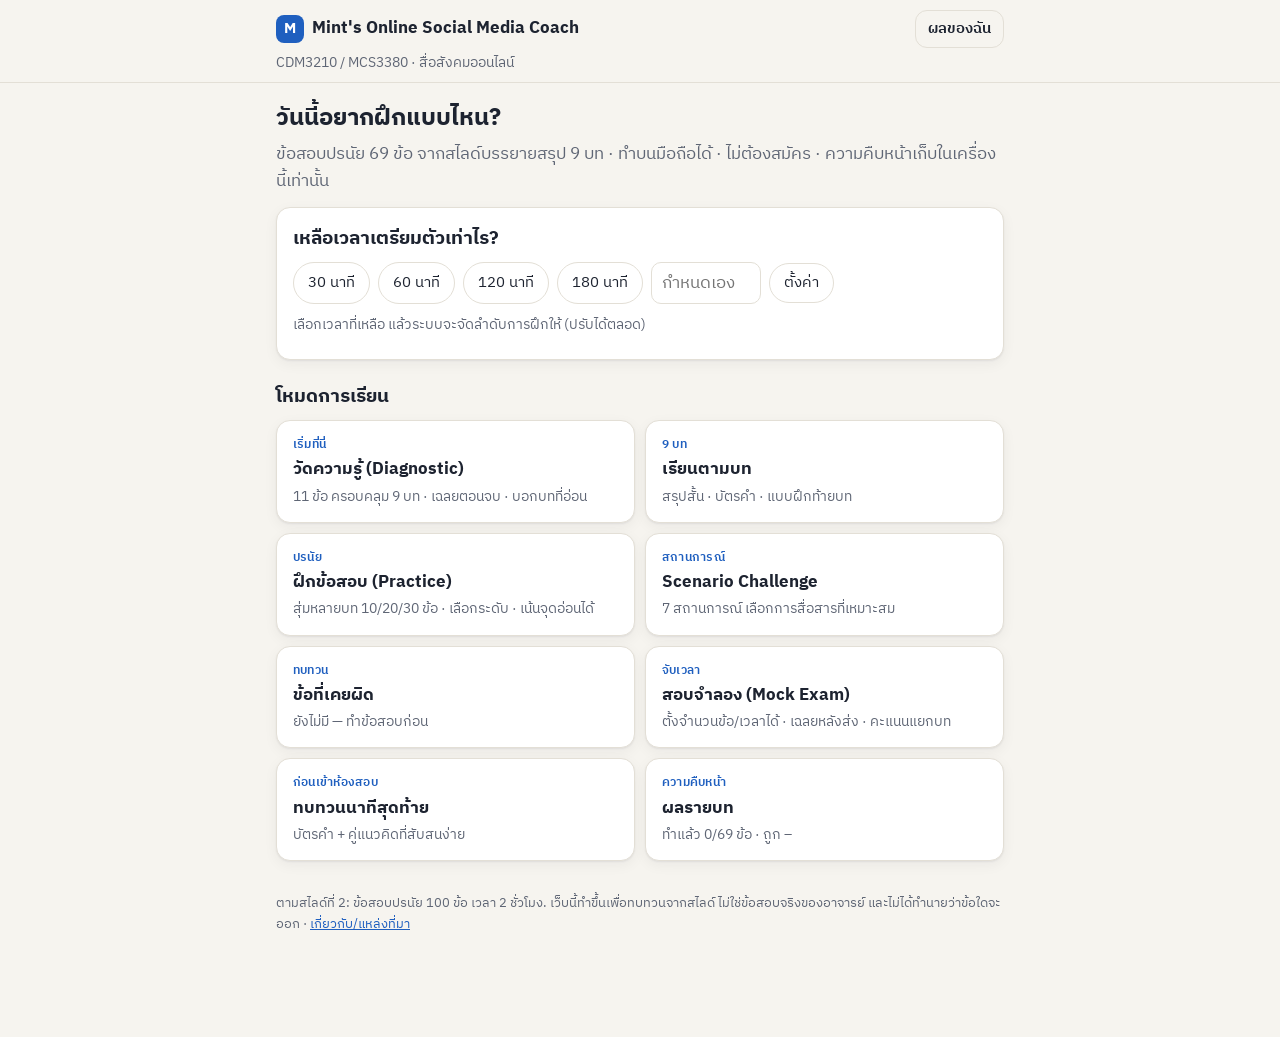
<file: index.html>
<!doctype html>
<html lang="th">
<head>
<meta charset="utf-8">
<meta name="viewport" content="width=device-width, initial-scale=1, viewport-fit=cover">
<title>Mint's Online Social Media Coach</title>
<meta name="description" content="ติวข้อสอบปรนัย CDM3210/MCS3380 สื่อสังคมออนไลน์ บทที่ 1–9 แบบ Interactive ไม่ต้องสมัคร">
<meta name="theme-color" content="#1f5fbf">
<link rel="preconnect" href="https://fonts.googleapis.com"><link rel="preconnect" href="https://fonts.gstatic.com" crossorigin>
<link href="https://fonts.googleapis.com/css2?family=IBM+Plex+Sans+Thai:wght@400;600;700&display=swap" rel="stylesheet">
<link rel="icon" href="data:image/svg+xml,%3Csvg xmlns='http://www.w3.org/2000/svg' viewBox='0 0 32 32'%3E%3Crect width='32' height='32' rx='8' fill='%231f5fbf'/%3E%3Ctext x='16' y='22' font-size='16' text-anchor='middle' fill='white' font-family='sans-serif' font-weight='700'%3EM%3C/text%3E%3C/svg%3E">
<style>:root{
  --bg:#f6f4ef; --surface:#ffffff; --ink:#1d2330; --muted:#5f6675; --line:#e3dfd6;
  --brand:#1f5fbf; --brand-ink:#ffffff; --brand-soft:#e6eefb;
  --ok:#1f7a4d; --ok-soft:#e5f4ec; --bad:#b4232c; --bad-soft:#fbe9ea; --warn:#9a6400; --warn-soft:#fdf3dc;
  --focus:#2554c7; --radius:14px; --shadow:0 1px 2px rgba(20,20,30,.06),0 4px 14px rgba(20,20,30,.05);
}
@media (prefers-color-scheme: dark){
  :root:not([data-theme="light"]){
    --bg:#15171c; --surface:#1e2128; --ink:#eceef2; --muted:#a3a9b6; --line:#2e323b;
    --brand:#6ea0f0; --brand-ink:#14171d; --brand-soft:#1f2a3d;
    --ok:#4cc38a; --ok-soft:#1a3326; --bad:#ef6b72; --bad-soft:#3a2023; --warn:#e3b04b; --warn-soft:#3a3020; --focus:#7aa2ff;
  }
}
:root[data-theme="dark"]{
  --bg:#15171c; --surface:#1e2128; --ink:#eceef2; --muted:#a3a9b6; --line:#2e323b;
  --brand:#6ea0f0; --brand-ink:#14171d; --brand-soft:#1f2a3d;
  --ok:#4cc38a; --ok-soft:#1a3326; --bad:#ef6b72; --bad-soft:#3a2023; --warn:#e3b04b; --warn-soft:#3a3020; --focus:#7aa2ff;
}
*{box-sizing:border-box}
html{-webkit-text-size-adjust:100%}
body{margin:0;background:var(--bg);color:var(--ink);font-family:"IBM Plex Sans Thai","Noto Sans Thai","Sarabun",system-ui,-apple-system,"Segoe UI",sans-serif;font-size:17px;line-height:1.6;overflow-wrap:anywhere}
a{color:var(--brand)}
.wrap{max-width:760px;margin:0 auto;padding:0 16px 96px}
header.top{position:sticky;top:0;z-index:5;background:var(--bg);border-bottom:1px solid var(--line)}
header.top .wrap{display:flex;align-items:center;gap:10px;padding-top:10px;padding-bottom:10px}
.logo{font-weight:700;font-size:17px;text-decoration:none;color:var(--ink);display:flex;align-items:center;gap:8px;min-width:0}
.logo .dot{width:28px;height:28px;border-radius:8px;background:var(--brand);color:var(--brand-ink);display:grid;place-items:center;font-size:15px;flex:none}
.logo span.t{white-space:nowrap;overflow:hidden;text-overflow:ellipsis}
.spacer{flex:1}
h1{font-size:24px;line-height:1.3;margin:20px 0 6px}
h2{font-size:19px;margin:22px 0 8px}
h3{font-size:17px;margin:14px 0 6px}
p{margin:6px 0}
.muted{color:var(--muted)}
.small{font-size:14px}
.card{background:var(--surface);border:1px solid var(--line);border-radius:var(--radius);padding:16px;box-shadow:var(--shadow);margin:12px 0}
.grid{display:grid;gap:10px;grid-template-columns:repeat(2,minmax(0,1fr))}
@media (max-width:520px){.grid{grid-template-columns:1fr}}
.mode{display:flex;flex-direction:column;align-items:flex-start;gap:2px;text-align:left;width:100%;cursor:pointer;background:var(--surface);border:1px solid var(--line);border-radius:var(--radius);padding:14px 16px;color:var(--ink);font:inherit;box-shadow:var(--shadow)}
.mode:hover{border-color:var(--brand)}
.mode b{font-size:17px}
.mode .muted{font-size:14px}
.mode .tag{font-size:12px;color:var(--brand);font-weight:600;letter-spacing:.02em}
.btn{display:inline-flex;align-items:center;justify-content:center;gap:6px;min-height:46px;padding:10px 18px;border-radius:12px;border:1px solid var(--line);background:var(--surface);color:var(--ink);font:inherit;font-weight:600;cursor:pointer;text-decoration:none}
.btn.primary{background:var(--brand);border-color:var(--brand);color:var(--brand-ink)}
.btn.ghost{background:transparent}
.btn:disabled{opacity:.45;cursor:not-allowed}
.btn.sm{min-height:38px;padding:6px 12px;font-size:15px}
.row{display:flex;gap:8px;flex-wrap:wrap;align-items:center}
.chips{display:flex;gap:8px;flex-wrap:wrap}
.chip{min-height:40px;padding:6px 14px;border-radius:999px;border:1px solid var(--line);background:var(--surface);color:var(--ink);font:inherit;font-size:15px;cursor:pointer}
.chip[aria-pressed="true"]{background:var(--brand);border-color:var(--brand);color:var(--brand-ink);font-weight:600}
:focus-visible{outline:3px solid var(--focus);outline-offset:2px}
.progress{height:8px;background:var(--line);border-radius:99px;overflow:hidden}
.progress>i{display:block;height:100%;background:var(--brand);width:0;transition:width .25s}
.qhead{display:flex;align-items:center;gap:8px;flex-wrap:wrap;margin:14px 0 8px;font-size:14px;color:var(--muted)}
.pill{display:inline-block;padding:2px 10px;border-radius:999px;background:var(--brand-soft);color:var(--brand);font-size:13px;font-weight:600}
.pill.gray{background:var(--line);color:var(--ink)}
.stem{font-size:19px;font-weight:600;line-height:1.55;margin:6px 0 14px}
.choices{display:flex;flex-direction:column;gap:10px}
.choice{display:flex;gap:12px;align-items:flex-start;width:100%;text-align:left;padding:13px 14px;border-radius:12px;border:2px solid var(--line);background:var(--surface);color:var(--ink);font:inherit;cursor:pointer;line-height:1.5}
.choice .k{flex:none;width:30px;height:30px;border-radius:50%;border:2px solid var(--line);display:grid;place-items:center;font-weight:700;font-size:15px}
.choice[aria-checked="true"]{border-color:var(--focus)}
.choice[aria-checked="true"] .k{background:var(--focus);border-color:var(--focus);color:#fff}
.choice.correct{border-color:var(--ok);background:var(--ok-soft)}
.choice.correct .k{background:var(--ok);border-color:var(--ok);color:#fff}
.choice.wrong{border-color:var(--bad);background:var(--bad-soft)}
.choice.wrong .k{background:var(--bad);border-color:var(--bad);color:#fff}
.choice:disabled{cursor:default}
.fb{border-radius:12px;padding:14px;margin-top:14px;border:1px solid var(--line);background:var(--surface)}
.fb.ok{border-color:var(--ok);background:var(--ok-soft)}
.fb.bad{border-color:var(--bad);background:var(--bad-soft)}
.fb .verdict{font-weight:700;font-size:18px}
.why{margin:8px 0 0;padding-left:0;list-style:none}
.why li{margin:6px 0;padding-left:28px;position:relative}
.why li .k{position:absolute;left:0;top:1px;font-weight:700}
.src{margin-top:10px;font-size:14px;color:var(--muted);border-left:3px solid var(--line);padding-left:10px}
.navbar{position:fixed;left:0;right:0;bottom:0;background:var(--surface);border-top:1px solid var(--line);z-index:6}
.navbar .wrap{display:flex;gap:8px;padding:10px 16px calc(10px + env(safe-area-inset-bottom));flex-wrap:nowrap}
.navbar .btn{flex:1;padding-left:8px;padding-right:8px}
.timer{font-variant-numeric:tabular-nums;font-weight:700}
.timer.low{color:var(--bad)}
.palette{display:grid;grid-template-columns:repeat(auto-fill,minmax(42px,1fr));gap:6px}
.palette button{min-height:40px;border-radius:8px;border:1px solid var(--line);background:var(--surface);color:var(--ink);font:inherit;font-size:14px;cursor:pointer}
.palette button.done{background:var(--brand-soft);border-color:var(--brand)}
.palette button.cur{outline:2px solid var(--focus)}
table{width:100%;border-collapse:collapse;font-size:15px}
th,td{text-align:left;padding:8px 6px;border-bottom:1px solid var(--line);vertical-align:top}
.bar{height:8px;background:var(--line);border-radius:99px;overflow:hidden;min-width:60px}
.bar>i{display:block;height:100%}
.flash{min-height:180px;display:flex;flex-direction:column;justify-content:center;text-align:center;cursor:pointer;user-select:none}
.flash .term{font-size:21px;font-weight:700}
.flash .def{font-size:17px}
.banner{border-radius:12px;padding:12px 14px;background:var(--warn-soft);border:1px solid var(--warn);margin:12px 0}
.ok-text{color:var(--ok)} .bad-text{color:var(--bad)}
details{border:1px solid var(--line);border-radius:12px;padding:10px 14px;background:var(--surface);margin:8px 0}
summary{cursor:pointer;font-weight:600}
ul.tight{margin:6px 0;padding-left:20px} ul.tight li{margin:4px 0}
.modal-bg{position:fixed;inset:0;background:rgba(0,0,0,.45);display:grid;place-items:center;z-index:20;padding:16px}
.modal{background:var(--surface);border-radius:16px;padding:18px;max-width:420px;width:100%;border:1px solid var(--line)}
.kbd{font-size:12px;color:var(--muted)}
.footer{margin-top:32px;font-size:13px;color:var(--muted)}
.input{min-height:42px;border-radius:10px;border:1px solid var(--line);background:var(--surface);color:var(--ink);font:inherit;padding:6px 10px;width:110px}
</style>
</head>
<body>
<header class="top"><div class="wrap"><a class="logo" href="#/"><span class="dot" aria-hidden="true">M</span><span class="t">Mint's Online Social Media Coach</span></a><span class="spacer"></span><a class="btn sm ghost" style="white-space:nowrap;flex:none" href="#/stats" aria-label="ผลรายบทและการตั้งค่า">ผลของฉัน</a></div>
<div class="wrap small muted" style="padding-top:0;padding-bottom:8px;margin-top:-6px">CDM3210 / MCS3380 · สื่อสังคมออนไลน์</div></header>
<main class="wrap" id="app" aria-live="polite"><noscript>กรุณาเปิด JavaScript เพื่อใช้งาน</noscript></main>
<nav class="navbar" id="navbar" aria-label="ปุ่มควบคุม" style="display:none"></nav>
<script>window.DATA={"meta":{"course":"CDM3210 / MCS3380 สื่อสังคมออนไลน์ (Online Social Media)","sourceShort":"สไลด์บรรยายสรุป","pgLabel":"","storeKey":"mint_cdm3210_v1","examFormat":"ตามสไลด์ที่ 2: ข้อสอบปรนัย 100 ข้อ เวลา 2 ชั่วโมง","tips":["ข้อสอบจริง 100 ข้อ / 2 ชั่วโมง → เฉลี่ย ~1.2 นาทีต่อข้อ ข้อไหนคิดเกิน 2 นาทีให้ข้ามไปก่อน","อาจารย์ย้ำ (สไลด์ 32): ข้อสอบออกจากทุกบท ไม่เน้นบทใดเป็นพิเศษ เน้น 'ความหมายของคำและประโยค' — อ่านตัวเลือกให้ละเอียด ไม่ต้องรีบ","ระวังคำว่า 'ไม่ใช่', 'ถูกทุกข้อ', 'ผิดทุกข้อ' — สไลด์สรุปมีโจทย์แบบนี้","ก่อนส่งข้อสอบ ตรวจการฝนรหัสประจำตัวให้ถูกต้อง","นอนให้พอ — ความจำที่ฝึกไว้จะถูกจัดเก็บระหว่างหลับ"],"about":["สร้างจากคลิปบรรยายสรุป (class 10) ของ รศ.ดร.พัน จัดรไชยยันต์ — ดึงภาพสไลด์ทั้ง 33 หน้าจากวิดีโอแล้วเขียนข้อสอบใหม่จากเนื้อหาบนสไลด์ ทุกข้อระบุเลขสไลด์และข้อความอ้างอิง","ยังไม่ได้ใช้คำบรรยายเสียงของอาจารย์ (ระบบถอดเสียงใช้ไม่ได้ในสภาพแวดล้อมที่สร้างเว็บ) โจทย์ในสไลด์ที่อาจารย์เฉลยด้วยวาจาเท่านั้นจึงไม่ถูกนำมาเป็นข้อสอบ หรือระบุหมายเหตุไว้","ข้อที่มีป้าย 'เสริม นอกสไลด์' เป็นแนวคิดทั่วไปที่เกี่ยวข้อง (เช่น ชื่อนักวิชาการเจ้าของทฤษฎี) ใช้ทบทวนเสริม ควรตรวจกับตำราอีกครั้ง — กรองออกได้ในโหมดฝึกข้อสอบ","สไลด์ 32 ระบุว่าเนื้อหาในสไลด์เป็นเพียงแนวทาง ไม่ใช่ทุกอย่างที่อยู่ในข้อสอบ ควรอ่านตำราประกอบ — เว็บนี้ไม่ได้ทำนายข้อสอบจริง","ไม่มีบัญชี ไม่ต้องล็อกอิน ความคืบหน้าเก็บใน localStorage ของเบราว์เซอร์เครื่องนี้เท่านั้น"]},"pairs":[{"t":"ยุคสื่อสารมวลชน vs ยุคสื่อสังคมออนไลน์","a":"สื่อมวลชน: โมเดล SMCR, สื่อทำอะไรกับผู้คน (what media do to people), มีบรรณาธิการคัดกรอง, สื่ออันทรงพลัง","b":"ออนไลน์: คนส่วนใหญ่พูดกับคนส่วนใหญ่, สองทาง, socially constructed, ไม่มีบรรณาธิการ, กระจายอำนาจ, ผู้คนทำอะไรกับสื่อ","tip":"ยุคออนไลน์ = อำนาจอยู่ที่ผู้ใช้","ref":"สไลด์ 6, 9"},{"t":"Networked individualism vs กลุ่มสังคมแบบเดิม","a":"แบบเดิม: กลุ่มสังคมรวมตัวเหนียวแน่น มีระบบชนชั้น","b":"ปัจเจกนิยมเครือข่าย: เชื่อมต่อระดับปัจเจกชน เข้าถึงสาร/เครือข่ายได้ทุกที่ทุกเวลา อิสระ ไม่ถูกควบคุม","tip":"'ปัจเจก' แต่ยัง 'เครือข่าย' — ไม่ใช่การแยกตัว","ref":"สไลด์ 10"},{"t":"Transmedia vs Citizen journalism","a":"Transmedia (ตามสไลด์สรุป): การส่งต่อข้อมูลข่าวสารระหว่างผู้ใช้สื่อสังคมออนไลน์ — อยู่ใต้หัวข้อการเปลี่ยนทิศทางการไหลเวียนของข่าวสาร","b":"Citizen journalism: ผู้ผลิตเนื้อหาคือนักข่าวพลเมือง","tip":"สไลด์ 16 ถาม transmedia มีตัวเลือก 'ถูกทุกข้อ' — อาจารย์เฉลยด้วยวาจา ให้ตรวจกับคำบรรยาย","ref":"สไลด์ 12, 15, 16"},{"t":"Social shaming vs Social sanction vs Vigilantism","a":"Shaming: ทำให้อับอาย มักเกิดหลังการละเมิดบรรทัดฐาน เป็น social control ไม่เป็นทางการ ตีตรา (stigma) | Sanction: การลงโทษโดยสังคม กดดันพฤติกรรมเบี่ยงเบน","b":"Vigilantism (ล่าแม่มด): กลุ่มคนคิดเหมือนกันรวมตัวแสดงออกแบบเดียวกันเพื่อลงโทษให้อับอาย","tip":"Vigilantism เน้น 'การรวมกลุ่ม'","ref":"สไลด์ 27–28"},{"t":"คนเหงา vs คนไม่เหงา","a":"คนเหงา → โลกออนไลน์: ใช้เวลาออนไลน์มาก, หาการสนับสนุน/คนคิดคล้ายกัน, พอใจออนไลน์มากกว่าเผชิญหน้า, lurk","b":"คนไม่เหงา → โลกในชีวิตจริง (เผชิญหน้า)","tip":"ใครถูกดึงดูดเข้าออนไลน์มากกว่า = คนเหงา","ref":"สไลด์ 24–25"},{"t":"ปัญหาการรับรู้ข่าวสาร 3 อย่าง","a":"fake news / infodemic · post-truth","b":"echo chamber","tip":"ทั้งหมดอยู่ใน 'ปัญหาจากการรับรู้ข่าวสาร' — ส่วน shaming/ระราน อยู่อีกกลุ่ม","ref":"สไลด์ 26"},{"t":"Media literacy vs Digital citizenship","a":"Media literacy: องค์ประกอบสำคัญ + วิธีปฏิบัติเพื่อรู้เท่าทัน","b":"Digital citizenship: 3 มิติ (ความรู้สื่อ/สารสนเทศ, จริยธรรม, มีส่วนร่วมการเมือง/สังคม) + ทักษะ 8 ข้อ","tip":"ตัวเลข: 3 มิติ / 8 ทักษะ / 12 ประเภทสื่อ (บท 2)","ref":"สไลด์ 30"},{"t":"Paid vs Earned vs Owned","a":"Paid = สื่อซื้อ | Earned = สื่อที่ได้รับ","b":"Owned = สื่อที่เป็นเจ้าของ","tip":"ซื้อ / ได้รับ / เป็นเจ้าของ","ref":"สไลด์ 31"},{"t":"ตัวเลขที่ควรจำ","a":"12 ประเภทสื่อ · 2 แบบคุณลักษณะ (ทั่วไป/เฉพาะ) · 88% ปฏิสัมพันธ์ทางสังคม (สูงสุด)","b":"3 ความสำคัญ · 3 กลุ่มปัญหา · 3 มิติพลเมืองดิจิทัล · 8 ทักษะ · 9 บท · 100 ข้อ 2 ชม.","tip":"อ่านโจทย์ตัวเลขให้ดี","ref":"สไลด์ 2, 11, 12, 26, 30"}],"chapters":[{"ch":1,"title":"ความหมายและพัฒนาการของสื่อสังคมออนไลน์","short":"UGC, SMCR → ยุคออนไลน์, Networked individualism","summary":["ลักษณะของสื่อสังคมออนไลน์ (แผนภาพ): การสนทนาออนไลน์ · สื่อสารไปยังเครือข่ายสังคมของตน · รูปแบบหลากหลาย เช่น รูปภาพ ข้อความ กิจกรรม · มีปฏิสัมพันธ์กับผู้รับสารหลายระดับทั้งกลุ่มใหญ่และย่อย · ผู้ใช้ผลิตเนื้อหาขึ้นเอง (UGC) · เนื้อหาเกี่ยวกับตัวตน/การแบ่งปันประสบการณ์ส่วนตัว (สไลด์ 5)","ยุคการสื่อสารมวลชนใช้โมเดล SMCR (Sender–Message–Channel–Receiver) (สไลด์ 6)","ยุคสื่อสังคมออนไลน์: \"คนส่วนใหญ่พูดกับคนส่วนใหญ่\" · การสื่อสารสองทาง · ถูกสร้างขึ้นโดยกระบวนการทางสังคม (socially constructed) · ไม่มีการคัดกรองเนื้อหาจาก \"บรรณาธิการ\" (editor) · กระจายอำนาจ (decentralized) เพิ่มอำนาจให้ผู้ใช้ — ถามว่า \"ผู้คนทำอะไรกับสื่อ\" (what people do with the media) แทน \"สื่อทำอะไรกับผู้คน\" (สไลด์ 6)","ยุคออนไลน์ส่งผลให้เกิด \"ลัทธิปัจเจกนิยมเครือข่าย\" (networked individualism) = เปลี่ยนจากกลุ่มสังคมที่เหนียวแน่นและมีชนชั้น สู่การเชื่อมต่อระดับ \"ปัจเจกชน\" เข้าถึงสารและเครือข่ายได้ทุกที่ทุกเวลาอย่างอิสระ (สไลด์ 6, 10)","สื่อสังคมออนไลน์ \"ถูกสร้างขึ้นโดยกระบวนการสังคม\" = ถูก เพราะการใช้งานของผู้ใช้เปลี่ยนเสมอ แพลตฟอร์มที่เคยนิยมอาจเสื่อมความนิยมอย่างรวดเร็ว (สไลด์ 7–8)"],"cards":[["UGC","Users Generated Content — ผู้ใช้ผลิตเนื้อหาขึ้นเอง (สไลด์ 5)"],["SMCR","Sender–Message–Channel–Receiver — โมเดลการสื่อสารยุคสื่อสารมวลชน (สไลด์ 6)"],["What people do with the media","คำถามของยุคสื่อสังคมออนไลน์ (ตรงข้ามกับ what media do to people) (สไลด์ 6)"],["Socially constructed","สื่อถูกสร้าง/เปลี่ยนโดยพฤติกรรมผู้ใช้ — แพลตฟอร์มดังแล้วดับได้เร็ว (สไลด์ 7–8)"],["Networked individualism","ลัทธิปัจเจกนิยมเครือข่าย — เชื่อมต่อระดับปัจเจกชน อิสระ ไม่ผูกกับกลุ่มใหญ่ (สไลด์ 10)"]]},{"ch":2,"title":"ประเภท คุณลักษณะ และการใช้ประโยชน์สื่อสังคมออนไลน์","short":"12 ประเภท, U&G, active audience","summary":["ประเภทของสื่อสังคมออนไลน์ 12 ประเภท: (1) เครือข่ายสังคม (2) บล็อก (3) ไมโครบล็อก (4) วิดีโอออนไลน์ (5) กระดานข่าว (6) การแบ่งปันรูปภาพ (7) การส่งข้อความ (8) เกม (9) โลกเสมือนจริง (10) Podcasting (11) วิกิ (12) หาคู่รัก (สไลด์ 11)","คุณลักษณะของสื่อสังคมออนไลน์แบ่งเป็น (1) \"คุณลักษณะโดยทั่วไป\" และ (2) \"คุณลักษณะเฉพาะ\" (สไลด์ 11)","การใช้ประโยชน์อธิบายด้วย ทฤษฎีการใช้ประโยชน์และความพึงพอใจ (Uses and Gratifications Theory หรือ U&G) และบทบาทที่ \"ตื่นตัว\" ของผู้รับสาร (active audience) (สไลด์ 11)","แผนภูมิการใช้ประโยชน์: ปฏิสัมพันธ์ทางสังคม 88% > ค้นหาข้อมูล 80% > ฆ่าเวลา 76% > ความบันเทิง 64% > ผ่อนคลายความเครียด 60% > ใช้ประโยชน์ด้านการสื่อสาร 56% = แสดงความคิดเห็น 56% > ความสะดวก 52% > แบ่งปันข้อมูล 40% > ต่ำสุด 20% (สไลด์ 11)"],"cards":[["12 ประเภท","เครือข่ายสังคม, บล็อก, ไมโครบล็อก, วิดีโอออนไลน์, กระดานข่าว, แบ่งปันรูปภาพ, ส่งข้อความ, เกม, โลกเสมือนจริง, Podcasting, วิกิ, หาคู่รัก (สไลด์ 11)"],["U&G","Uses and Gratifications Theory — ผู้รับสารเลือกใช้สื่อเพื่อตอบสนองความต้องการ (สไลด์ 11)"],["Active audience","บทบาทที่ \"ตื่นตัว\" ของผู้รับสาร (สไลด์ 11)"],["อันดับ 1 การใช้ประโยชน์","การปฏิสัมพันธ์ทางสังคม 88% (สไลด์ 11)"]]},{"ch":3,"title":"ความสำคัญของสื่อสังคมออนไลน์","short":"Transmedia, Citizen journalism, Social capital, การเมือง","summary":["ความสำคัญ 3 ด้าน: (1) ต่อการรับรู้และส่งผ่านข้อมูลข่าวสาร (2) ต่อการขยายเครือข่ายสังคม (3) ต่อการสื่อสารการเมือง (สไลด์ 12)","ด้านข้อมูลข่าวสาร: รับรู้แบบไม่เรียงลำดับ · แบบไม่รวมจุดศูนย์กลาง/กระจายอำนาจ · การเปลี่ยนทิศทางการไหลเวียนของข่าวสาร — แนวคิด Transmedia (การส่งต่อข้อมูลระหว่างผู้ใช้สื่อสังคมออนไลน์) · แนวคิดวารสารศาสตร์พลเมือง (citizen journalism) (สไลด์ 12)","วารสารศาสตร์พลเมือง: ผู้ผลิตเนื้อหาคือ \"นักข่าวพลเมือง\" (citizen journalists) (สไลด์ 15)","ด้านเครือข่ายสังคม: กระบวนการขยายเครือข่าย · รูปแบบความสัมพันธ์ (ขยายกับคนรู้จัก / สร้างกับคนแปลกหน้า) · ทุนทางสังคม (social capital) — พฤติกรรมบริหารความสัมพันธ์บนเฟซบุ๊กทำให้เกิดการเชื่อมโยง (bridging) ทุนทางสังคม (สไลด์ 13)","เฟซบุ๊กสร้าง \"ทุนทางสังคม\" ที่ให้ผลประโยชน์ทางเศรษฐกิจได้ = ถูก — มีการจัดแสดงอย่างเป็นสาธารณะ (public display) ความเป็นเพื่อน เชื่อมต่อไม่เป็นทางการ เกิด \"การบริหารความสัมพันธ์\" (relationship maintenance) (สไลด์ 17–18)","ด้านการเมือง: จุดเด่น = เครือข่ายแนวนอน (horizontal), multimedia, hypertext, ความเป็นเอกเทศของผู้กระทำการทางสังคม (autonomy of social actors); การมีส่วนร่วม = social movement (#MeToo, #BlackLivesMatter, Arab Spring), การแบ่งขั้วทางการเมือง (political polarization), ปฏิบัติการข่าวสาร (IO) (สไลด์ 14)"],"cards":[["Transmedia (ตามสไลด์)","การส่งต่อข้อมูลข่าวสารระหว่างผู้ใช้สื่อสังคมออนไลน์ — อยู่ใต้หัวข้อ \"การเปลี่ยนทิศทางการไหลเวียนของข้อมูลข่าวสาร\" (สไลด์ 12)"],["Citizen journalism","วารสารศาสตร์พลเมือง — ผู้ผลิตเนื้อหาคือนักข่าวพลเมือง (สไลด์ 12, 15)"],["Social capital (bridging)","การบริหารความสัมพันธ์บนเฟซบุ๊กทำให้เกิดการเชื่อมโยงทุนทางสังคม (สไลด์ 13)"],["Relationship maintenance","การบริหารความสัมพันธ์ระหว่างผู้ใช้ → ประโยชน์ทางเศรษฐกิจได้ (สไลด์ 18)"],["จุดเด่นด้านการเมือง","horizontal, multimedia, hypertext, autonomy of social actors (สไลด์ 14)"],["IO","การปฏิบัติการข่าวสาร (information operation) (สไลด์ 14)"]]},{"ch":4,"title":"สื่อสังคมออนไลน์กับการสื่อสารผ่านโทรศัพท์มือถือ","short":"มือถือ, การส่งข้อความ","summary":["หัวข้อ: การสื่อสารผ่านโทรศัพท์มือถือ · ความสำคัญของโทรศัพท์มือถือในชีวิตประจำวัน · วัฒนธรรมการใช้สื่อสังคมออนไลน์ผ่านโทรศัพท์มือถือ (สไลด์ 19)","คำถาม-คำตอบ: ระหว่างการส่งข้อความผ่านมือถือกับการสื่อสารในชีวิตจริง \"การส่งข้อความ\" ทำให้แสดงความรู้สึกลึกซึ้งได้มากกว่า เพราะช่วยให้ \"เขียนสิ่งที่อยู่ในใจ\" ออกมาได้มากกว่าการสนทนา — การแสดงความรู้สึกผ่านคำพูดยากกว่าการเขียน (สไลด์ 20)"],"cards":[["หัวข้อบทที่ 4","การสื่อสารผ่านมือถือ / ความสำคัญในชีวิตประจำวัน / วัฒนธรรมการใช้ผ่านมือถือ (สไลด์ 19)"],["ส่งข้อความ vs คุยต่อหน้า","ส่งข้อความแสดงความรู้สึกลึกซึ้งได้มากกว่า เพราะ \"เขียนสิ่งที่อยู่ในใจ\" ได้ง่ายกว่าพูด (สไลด์ 20)"]]},{"ch":5,"title":"สื่อสังคมออนไลน์กับอัตลักษณ์ออนไลน์","short":"อัตลักษณ์, อัตลักษณ์ออนไลน์","summary":["หัวข้อ: ความหมายของอัตลักษณ์ · แนวคิดอัตลักษณ์ออนไลน์ · วิธีการสื่อสารอัตลักษณ์ออนไลน์ผ่านสื่อสังคมออนไลน์ (สไลด์ 21)","สไลด์ 22 ตั้งคำถาม \"ข้อใดไม่ใช่อัตลักษณ์\" โดยมีตัวเลือก เชื้อชาติ / สัญชาติ / ภาษาที่ถนัด / การเป็นนักศึกษา ม.รามคำแหง / การได้เหรียญทองโอลิมปิก — สไลด์ไม่ได้แสดงเฉลย (อาจารย์เฉลยด้วยวาจา) จึงไม่นำมาออกเป็นข้อสอบในเว็บนี้ แต่ใช้เป็นตัวอย่างว่าอัตลักษณ์ครอบคลุมทั้งสิ่งที่ติดตัวมาและสิ่งที่ได้มาภายหลัง"],"cards":[["หัวข้อบทที่ 5","ความหมายของอัตลักษณ์ / แนวคิดอัตลักษณ์ออนไลน์ / วิธีการสื่อสารอัตลักษณ์ออนไลน์ (สไลด์ 21)"],["ตัวอย่างในคำถามสไลด์ 22","เชื้อชาติ, สัญชาติ, ภาษาที่ถนัด, สถานะนักศึกษา, ความสำเร็จ (เหรียญทอง) — เฉลยด้วยวาจา"]]},{"ch":6,"title":"แนวคิดทางจิตวิทยาเกี่ยวกับการใช้สื่อสังคมออนไลน์","short":"ความเหงา, การยอมรับ, นำเสนอตัวตน, lurk","summary":["หัวข้อ: ความเหงากับการใช้สื่อสังคมออนไลน์ · ความต้องการการยอมรับ · ความต้องการนำเสนอตัวตน (สไลด์ 23)","\"ใครมักถูกดึงดูดให้เข้าหาสื่อออนไลน์มากกว่ากัน\" → คนเหงา (สไลด์ 24–25)","คนเหงา: ใช้เวลาในโลกออนไลน์มากกว่า · ใช้อินเทอร์เน็ตเพื่อการสนับสนุน ส่งเสริมด้านอารมณ์ พบคนใหม่ ๆ และมีปฏิสัมพันธ์กับคนที่คิดเห็นคล้ายกัน · พอใจกับการสื่อสารออนไลน์มากกว่าการสื่อสารแบบเผชิญหน้า · พึงพอใจการไม่เป็นตัวเป็นตน และเข้าเยี่ยมชมเนื้อหาโดยไม่เปิดเผยตัวตน (lurk) (สไลด์ 25)","แผนภาพ: คนเหงา → โลกออนไลน์ / คนไม่เหงา → โลกในชีวิตจริง (การสื่อสารแบบเผชิญหน้า) (สไลด์ 25)"],"cards":[["หัวข้อบทที่ 6","ความเหงา / ความต้องการการยอมรับ / ความต้องการนำเสนอตัวตน (สไลด์ 23)"],["ใครเข้าหาออนไลน์มากกว่า","คนเหงา (สไลด์ 24–25)"],["Lurk","เข้าเยี่ยมชมเนื้อหาและบทสนทนาโดยไม่เปิดเผยตัวตน (สไลด์ 25)"]]},{"ch":7,"title":"ปัญหาจากการใช้สื่อสังคมออนไลน์","short":"Fake news, Post-truth, Echo chamber, Shaming, Vigilantism","summary":["ปัญหา 3 กลุ่ม: (1) ปัญหาจากการรับรู้ข่าวสาร — ข่าวลือ (fake news)/การระบาดของข้อมูลที่บิดเบือน (infodemic), แนวคิดโลกยุคหลังความจริง (post-truth), ห้องเสียงสะท้อน (echo chamber) (2) ปัญหาการละเมิดความเป็นส่วนตัวออนไลน์ (3) ปัญหาความขัดแย้ง การระรานทางไซเบอร์ และการทำให้อับอายบนสื่อสังคมออนไลน์ (สไลด์ 26)","ก่อนถูกทำให้อับอายทางออนไลน์ (social shaming) บุคคลมักกระทำ \"การละเมิดบรรทัดฐานทางสังคม\" ก่อน — shaming เป็นวิธีการควบคุมทางสังคม (social control) แบบไม่เป็นทางการ ลงโทษด้วยการทำให้อับอายและถูกตีตรา (stigma) แม้ยังไม่ถูกกระบวนการยุติธรรมตัดสิน (สไลด์ 27)","Social Sanction (การลงโทษโดยสังคม) = การกระทำต่อต้านบุคคล ครอบครัว เพื่อกดดันและแสดงปฏิกิริยาต่อต้านพฤติกรรมที่เบี่ยงเบนจากความถูกต้อง/มาตรฐานสังคม (สไลด์ 28)","\"ขบวนการล่าแม่มด\" (Vigilantism) = การรวมกลุ่มคนที่คิดเห็นคล้ายกันและไม่พึงพอใจต่อเหตุการณ์ จนรวมตัวแสดงออกในรูปแบบคล้ายกัน เพื่อลงโทษบุคคลให้เป็นที่อับอาย (สไลด์ 28)"],"cards":[["Infodemic","การระบาดของข้อมูลที่บิดเบือน (สไลด์ 26)"],["Post-truth","แนวคิดโลกยุคหลังความจริงกับการรับรู้ข่าวสาร (สไลด์ 26)"],["Echo chamber","ปัญหาห้องเสียงสะท้อน (สไลด์ 26)"],["Social shaming","มักเกิดหลัง \"การละเมิดบรรทัดฐานทางสังคม\" — social control แบบไม่เป็นทางการ (สไลด์ 27)"],["Social sanction","การลงโทษโดยสังคม — กดดันพฤติกรรมที่เบี่ยงเบน (สไลด์ 28)"],["Vigilantism","ขบวนการล่าแม่มด — กลุ่มคนคิดเหมือนกันรวมตัวลงโทษให้อับอาย (สไลด์ 28)"]]},{"ch":8,"title":"แนวทางการใช้และการรู้เท่าทันสื่อสังคมออนไลน์","short":"Media literacy, Digital citizenship","summary":["หัวข้อ: แนวทางการใช้สื่อสังคมออนไลน์ · แนวคิดการรู้เท่าทันสื่อสังคมออนไลน์ · แนวคิดพลเมืองดิจิทัล (สไลด์ 29)","แนวทางการใช้: ของบุคคลทั่วไป / ของสื่อมวลชน (แนวปฏิบัติเรื่องการใช้สื่อสังคมออนไลน์ของสื่อมวลชน และแนวปฏิบัติการนำเสนอการถ่ายทอดสดเหตุการณ์ข่าวทางสื่อสังคมออนไลน์) (สไลด์ 30)","การรู้เท่าทันสื่อสังคมออนไลน์ (Media literacy): องค์ประกอบสำคัญ และวิธีการปฏิบัติ (สไลด์ 30)","พลเมืองดิจิทัล (Digital Citizenship) — ไฮไลต์ในสไลด์: องค์ประกอบ 3 มิติ = ความรู้เกี่ยวกับสื่อและสารสนเทศ / จริยธรรม / การมีส่วนร่วมทางการเมืองและสังคม และทักษะที่สำคัญ 8 ข้อ (สไลด์ 30)"],"cards":[["หัวข้อบทที่ 8","แนวทางการใช้ / Media literacy / Digital citizenship (สไลด์ 29)"],["พลเมืองดิจิทัล 3 มิติ","ความรู้เกี่ยวกับสื่อและสารสนเทศ · จริยธรรม · การมีส่วนร่วมทางการเมืองและสังคม (สไลด์ 30)"],["ทักษะพลเมืองดิจิทัล","8 ข้อ (สไลด์ 30 — รายละเอียดอยู่ในตำรา)"],["แนวปฏิบัติของสื่อมวลชน","การใช้สื่อสังคมออนไลน์ของสื่อมวลชน + การถ่ายทอดสดเหตุการณ์ข่าวทางสื่อสังคมออนไลน์ (สไลด์ 30)"]]},{"ch":9,"title":"การนำสื่อสังคมออนไลน์ไปใช้ในองค์กร","short":"การตลาด, โฆษณา, PR, Paid/Earned/Owned","summary":["หัวข้อ: สื่อสังคมออนไลน์กับการสื่อสารการตลาด · กับการโฆษณา · กับการประชาสัมพันธ์ · แนวโน้มการนำไปใช้ในองค์กร (ภายในองค์กร / กับผู้มีส่วนได้ส่วนเสีย) (สไลด์ 31)","แผนภาพ 3 วง: สื่อซื้อ (Paid Media) · สื่อที่ได้รับ (Earned Media) · สื่อที่เป็นเจ้าของ (Owned Media) (สไลด์ 31)"],"cards":[["Paid Media","สื่อซื้อ (สไลด์ 31)"],["Earned Media","สื่อที่ได้รับ (สไลด์ 31)"],["Owned Media","สื่อที่เป็นเจ้าของ (สไลด์ 31)"],["แนวโน้มในองค์กร","ใช้ภายในองค์กร / ใช้กับผู้มีส่วนได้ส่วนเสีย (สไลด์ 31)"]]}],"questions":[{"id":"m1-01","lv":1,"lo":"ระบุลักษณะของสื่อสังคมออนไลน์","q":"ตามแผนภาพในสไลด์ \"Users Generated Content (UGC)\" หมายถึงลักษณะใดของสื่อสังคมออนไลน์","c":["ผู้ใช้เป็นผู้ผลิตเนื้อหาขึ้นเอง","บรรณาธิการคัดเลือกเนื้อหาก่อนเผยแพร่","องค์กรสื่อเป็นเจ้าของเนื้อหาทั้งหมด","เนื้อหาต้องผ่านการรับรองจากรัฐก่อน"],"ex":"UGC คือ \"ผู้ใช้ผลิตเนื้อหาขึ้นเอง\" เป็นหนึ่งในลักษณะของสื่อสังคมออนไลน์ในแผนภาพสไลด์ 5","w":["ยุคสื่อสังคมออนไลน์ \"ไม่มีการคัดกรองเนื้อหาจากบรรณาธิการ\"","UGC เน้นว่าผู้ใช้ทั่วไปเป็นผู้สร้าง ไม่ใช่องค์กรสื่อ","สไลด์ไม่ได้กล่าวถึงการรับรองจากรัฐ"],"pg":"สไลด์ 5","ev":"ผู้ใช้ผลิตเนื้อหาขึ้นเอง Users Generated Content (UGC)","sc":0,"x":0,"ch":1},{"id":"m1-02","lv":2,"lo":"แยกลักษณะของสื่อสังคมออนไลน์","q":"ข้อใด \"ไม่ใช่\" ลักษณะของสื่อสังคมออนไลน์ตามแผนภาพในสไลด์บทที่ 1","c":["สื่อสารทางเดียวจากผู้ส่งไปยังผู้รับจำนวนมาก","มีปฏิสัมพันธ์กับผู้รับสารหลายระดับทั้งกลุ่มใหญ่และย่อย","มีรูปแบบหลากหลาย เช่น รูปภาพ ข้อความ และกิจกรรมอื่น ๆ","เนื้อหาเกี่ยวกับตัวตนและการแบ่งปันประสบการณ์ส่วนตัว"],"ex":"สไลด์ 6 ระบุว่ายุคสื่อสังคมออนไลน์เป็น 'การสื่อสารสองทาง' และแผนภาพสไลด์ 5 เน้นปฏิสัมพันธ์ — การสื่อสารทางเดียวจึงไม่ใช่ลักษณะในแผนภาพ","w":["เป็นลักษณะในแผนภาพสไลด์ 5","เป็นลักษณะในแผนภาพสไลด์ 5","เป็นลักษณะในแผนภาพสไลด์ 5"],"pg":"สไลด์ 5–6","ev":"มีปฏิสัมพันธ์กับผู้รับสารหลายระดับทั้งในกลุ่มใหญ่และย่อย / \"การสื่อสารสองทาง\"","sc":0,"x":0,"ch":1},{"id":"m1-03","lv":1,"lo":"จำโมเดลการสื่อสารยุคสื่อสารมวลชน","q":"ยุคการสื่อสารมวลชนใช้โมเดลการสื่อสารใดตามสไลด์","c":["SMCR (Sender–Message–Channel–Receiver)","UGC (Users Generated Content)","PESO (Paid–Earned–Shared–Owned)","U&G (Uses and Gratifications)"],"ex":"สไลด์ 6 ระบุว่ายุคการสื่อสารมวลชนใช้โมเดล \"SMCR\" (The sender-message-channel-receiver model)","w":["UGC เป็นลักษณะของยุคสื่อสังคมออนไลน์","สไลด์ 31 (บทที่ 9) มีเพียง Paid/Earned/Owned ส่วน PESO เป็นความรู้เสริม และไม่ใช่โมเดลการสื่อสารยุคสื่อมวลชน","U&G เป็นทฤษฎีการใช้ประโยชน์ (บทที่ 2)"],"pg":"สไลด์ 6","ev":"ยุคการสื่อสารมวลชน โมเดลการสื่อสารมวลชน (model of communication) \"SMCR\"","sc":0,"x":0,"ch":1},{"id":"m1-04","lv":2,"lo":"เปรียบเทียบยุคสื่อสารมวลชนกับยุคสื่อสังคมออนไลน์","q":"ข้อใดอธิบาย \"ยุคสื่อสังคมออนไลน์\" ได้ถูกต้องตามสไลด์","c":["คนส่วนใหญ่พูดกับคนส่วนใหญ่ และไม่มีการคัดกรองจากบรรณาธิการ","ผู้ส่งสารคนเดียวพูดกับคนจำนวนมากผ่านบรรณาธิการ","อำนาจรวมศูนย์อยู่ที่เจ้าของสื่อ ผู้ใช้เป็นผู้รับอย่างเดียว","ผู้รับสารไม่สามารถโต้ตอบกลับไปยังผู้ส่งสารได้"],"ex":"ยุคสื่อสังคมออนไลน์ = \"คนส่วนใหญ่พูดกับคนส่วนใหญ่\", สื่อสารสองทาง, ไม่มีการคัดกรองจาก \"บรรณาธิการ\", กระจายอำนาจ","w":["เป็นภาพของยุคสื่อสารมวลชน","กลับด้าน: ยุคออนไลน์กระจายอำนาจ (decentralized) และเพิ่มอำนาจให้ผู้ใช้","ยุคออนไลน์เป็นการสื่อสารสองทาง"],"pg":"สไลด์ 6","ev":"\"คนส่วนใหญ่พูดกับคนส่วนใหญ่\" ... ไม่มีการคัดกรองเนื้อหาจาก \"บรรณาธิการ\" (editor)","sc":0,"x":0,"ch":1},{"id":"m1-05","lv":2,"lo":"อธิบายการเปลี่ยนมุมมองต่อสื่อ","q":"ในยุคสื่อสังคมออนไลน์ที่ \"กระจายอำนาจ\" สไลด์ชี้ว่าควรตั้งคำถามแบบใด","c":["ผู้คนทำอะไรกับสื่อ (what people do with the media)","สื่อทำอะไรกับผู้คน (what media do to people)","บรรณาธิการคัดเลือกข่าวอย่างไร (gatekeeping)","ผู้ส่งสารควบคุมช่องทางอย่างไร (control)"],"ex":"เมื่อการสื่อสารกระจายอำนาจและเพิ่มอำนาจให้ผู้ใช้ จึงควรถามว่า \"ผู้คนทำอะไรกับสื่อ\" แทน \"สื่อทำอะไรกับผู้คน\"","w":["เป็นมุมมองแบบยุคสื่อมวลชน/สื่ออันทรงพลัง ที่สไลด์ระบุว่าไม่สอดคล้องกับยุคออนไลน์","ยุคออนไลน์ไม่มีการคัดกรองจากบรรณาธิการ","ยุคออนไลน์อำนาจไม่ได้อยู่ที่ผู้ส่งสาร"],"pg":"สไลด์ 6","ev":"เพิ่ม \"อำนาจ\" (power) ให้กับผู้ใช้ ไม่สอดคล้องกับแนวคิดสื่อทำอะไรกับผู้คน ... แต่ควรถามว่า ผู้คนทำอะไรกับสื่อ","sc":0,"x":0,"ch":1},{"id":"m1-06","lv":2,"lo":"ระบุยุคของแนวคิดสื่ออันทรงพลัง","q":"แนวคิด \"สื่ออันทรงพลัง (Powerful media)\" — สื่อเป็นฝ่ายกระทำต่อผู้คน — สอดคล้องกับยุคใดของการสื่อสาร","c":["ยุคการสื่อสารมวลชน","ยุคสื่อสังคมออนไลน์","ยุคลัทธิปัจเจกนิยมเครือข่าย","ยุคการสื่อสารแบบกระจายอำนาจ"],"ex":"สไลด์ 9 ถามคำถามนี้โดยมีตัวเลือก ก) ยุคการสื่อสารมวลชน ข) ยุคสื่อสังคมออนไลน์ — ตามสไลด์ 6 มุมมอง \"สื่อทำอะไรกับผู้คน\" คือยุคสื่อมวลชน (SMCR) ส่วนยุคออนไลน์เพิ่มอำนาจให้ผู้ใช้ (เฉลยในสไลด์ไม่ได้แสดงไว้ — อนุมานจากสไลด์ 6)","w":["ยุคออนไลน์เพิ่มอำนาจให้ผู้ใช้ จึงไม่ใช่ยุคที่สื่อทรงพลังเหนือผู้คน","สไลด์แบ่งเพียง 2 ยุค คือ ยุคการสื่อสารมวลชน และยุคสื่อสังคมออนไลน์ — ปัจเจกนิยมเครือข่ายเป็นผลของยุคออนไลน์","สไลด์แบ่งเพียง 2 ยุค — การกระจายอำนาจเป็นลักษณะของยุคออนไลน์"],"pg":"สไลด์ 6, 9","ev":"แนวคิดสื่ออันทรงพลัง (Powerful media) เกิดขึ้นในยุคใดของการสื่อสาร a) ยุคการสื่อสารมวลชน b) ยุคสื่อสังคมออนไลน์","sc":0,"x":0,"ch":1},{"id":"m1-07","lv":2,"lo":"ประเมินข้อความเรื่อง socially constructed","q":"คำกล่าวว่า \"สื่อสังคมออนไลน์เป็นสื่อที่ถูกสร้างขึ้นโดยกระบวนการสังคม (socially constructed)\" ถูกหรือผิด เพราะอะไร","c":["ถูก เพราะการใช้งานของผู้ใช้เปลี่ยนเสมอ แพลตฟอร์มที่เคยนิยมอาจเสื่อมความนิยมเร็ว","ผิด เพราะสื่อสังคมออนไลน์ถูกกำหนดโดยบริษัทเจ้าของแพลตฟอร์มเท่านั้น","ผิด เพราะสื่อสังคมออนไลน์ถูกสร้างโดยเทคโนโลยีและไม่เกี่ยวกับสังคม","ถูก เพราะรัฐเป็นผู้ออกแบบและควบคุมการใช้งานทุกแพลตฟอร์ม"],"ex":"เฉลยในสไลด์ 8: ถูก — ผู้ใช้พร้อมปรับพฤติกรรมไปสู่รูปแบบการสื่อสารใหม่ที่นิยมและทันสมัยกว่า","w":["สไลด์เน้นบทบาทของผู้ใช้ ไม่ใช่เจ้าของแพลตฟอร์มฝ่ายเดียว","ขัดกับเฉลยในสไลด์","สไลด์ไม่ได้กล่าวถึงรัฐ และให้เหตุผลจากพฤติกรรมผู้ใช้"],"pg":"สไลด์ 7–8","ev":"ถูก เพราะเป็นธรรมชาติของสื่อสังคมออนไลน์ ที่การใช้งานของผู้ใช้จะเปลี่ยนแปลงไปเสมอ","sc":0,"x":0,"ch":1},{"id":"m1-08","lv":2,"lo":"อธิบายลัทธิปัจเจกนิยมเครือข่าย","q":"\"ลัทธิปัจเจกนิยมเครือข่าย (networked individualism)\" หมายถึงข้อใด","c":["การเชื่อมต่อในระดับปัจเจกชน เข้าถึงสารและเครือข่ายได้ทุกที่ทุกเวลาอย่างอิสระ","การรวมตัวเป็นกลุ่มสังคมที่เหนียวแน่นและมีระบบแบบชนชั้น","การที่บุคคลแยกตัวออกจากเครือข่ายสังคมทั้งหมด","การที่องค์กรใหญ่ควบคุมการเชื่อมต่อของปัจเจกชน"],"ex":"เปลี่ยนจากกลุ่มสังคมที่รวมตัวเหนียวแน่นและมีชนชั้น สู่การเชื่อมต่อระดับ \"ปัจเจกชน\" ปราศจากการถูกจำกัดควบคุม","w":["เป็นรูปแบบ \"ดั้งเดิม\" ก่อนการเปลี่ยนแปลง","ปัจเจกนิยมเครือข่ายยังเชื่อมต่อเครือข่าย ไม่ได้แยกตัว","สไลด์ระบุว่า \"ปราศจากการถูกจำกัดควบคุม\""],"pg":"สไลด์ 10","ev":"การเชื่อมต่อในระดับ \"ปัจเจกชน\" ที่ไม่เกี่ยวข้องกับกลุ่มสังคมขนาดใหญ่อีกต่อไป","sc":0,"x":0,"ch":1},{"id":"m1-09","lv":3,"lo":"ประยุกต์ลักษณะสื่อสังคมออนไลน์","q":"สถานการณ์: นักศึกษาโพสต์คลิปรีวิวร้านอาหารที่ถ่ายเอง แล้วเพื่อนในเครือข่ายเข้ามาคอมเมนต์โต้ตอบ ลักษณะใดของสื่อสังคมออนไลน์ที่เห็นชัดที่สุด","c":["ผู้ใช้ผลิตเนื้อหาเอง (UGC) และการสื่อสารสองทาง","การคัดกรองเนื้อหาโดยบรรณาธิการก่อนเผยแพร่","การสื่อสารทางเดียวแบบโมเดล SMCR","การรวมศูนย์อำนาจไว้ที่เจ้าของแพลตฟอร์ม"],"ex":"นักศึกษาผลิตเนื้อหาเอง (UGC) และมีการโต้ตอบกับเครือข่าย = สื่อสารสองทาง มีปฏิสัมพันธ์","w":["ยุคออนไลน์ไม่มีการคัดกรองจากบรรณาธิการ","SMCR เป็นโมเดลยุคสื่อมวลชน","ยุคออนไลน์เป็นแบบกระจายอำนาจ"],"pg":"สไลด์ 5–6","ev":"ผู้ใช้ผลิตเนื้อหาขึ้นเอง ... \"การสื่อสารสองทาง\"","sc":1,"x":0,"ch":1},{"id":"m1-10","lv":1,"lo":"จำที่มาของโมเดล SMCR","q":"โมเดล SMCR ที่ใช้อธิบายการสื่อสารยุคสื่อมวลชน เป็นที่รู้จักจากนักวิชาการท่านใด","c":["David Berlo","Marshall McLuhan","Barry Wellman","Elihu Katz"],"ex":"SMCR model เสนอโดย David K. Berlo (1960) — ข้อนี้เป็นความรู้เสริม สไลด์ระบุเพียงชื่อโมเดล","w":["McLuhan เป็นที่รู้จักจาก \"The medium is the message\"","Wellman เป็นที่รู้จักจากงานเรื่อง networked individualism","Katz เป็นที่รู้จักจากทฤษฎี Uses and Gratifications"],"pg":"นอกสไลด์","ev":"ความรู้เสริมนอกสไลด์ — ใช้ทบทวนแนวคิดทั่วไป ควรตรวจกับตำราอีกครั้ง","sc":0,"x":1,"ch":1},{"id":"m1-11","lv":1,"lo":"จำที่มาของแนวคิด networked individualism","q":"แนวคิด \"networked individualism\" เป็นที่รู้จักจากงานของนักวิชาการคู่ใด","c":["Rainie และ Wellman","Katz และ Lazarsfeld","Shannon และ Weaver","Kaplan และ Haenlein"],"ex":"Rainie & Wellman อธิบายไว้ในหนังสือ Networked: The New Social Operating System (2012) — ความรู้เสริมนอกสไลด์","w":["Katz & Lazarsfeld เป็นที่รู้จักจากแนวคิด two-step flow","Shannon & Weaver เป็นแบบจำลองการสื่อสารเชิงคณิตศาสตร์","Kaplan & Haenlein เป็นที่รู้จักจากการนิยามและจัดประเภท social media"],"pg":"นอกสไลด์","ev":"ความรู้เสริมนอกสไลด์ — ใช้ทบทวนแนวคิดทั่วไป ควรตรวจกับตำราอีกครั้ง","sc":0,"x":1,"ch":1},{"id":"m2-01","lv":1,"lo":"จำจำนวนประเภทสื่อสังคมออนไลน์","q":"สไลด์บทที่ 2 แบ่งประเภทของสื่อสังคมออนไลน์ไว้กี่ประเภท","c":["12 ประเภท","9 ประเภท","6 ประเภท","4 ประเภท"],"ex":"สไลด์ 11: \"12 ประเภท คือ (1) เครือข่ายสังคม ... (12) หาคู่รัก\"","w":["9 คือจำนวนบทของรายวิชา","ไม่ตรงกับสไลด์","4 เป็นจำนวนสื่อในโมเดล PESO (ความรู้เสริม)"],"pg":"สไลด์ 11","ev":"12 ประเภท คือ (1) เครือข่ายสังคม (2) บล็อก ... (12) หาคู่รัก","sc":0,"x":0,"ch":2},{"id":"m2-02","lv":2,"lo":"ระบุประเภทที่อยู่ในรายการ","q":"ข้อใด \"ไม่ได้\" อยู่ใน 12 ประเภทของสื่อสังคมออนไลน์ตามสไลด์","c":["หนังสือพิมพ์ฉบับพิมพ์","ไมโครบล็อก (microblog)","โลกเสมือนจริง (virtual world)","รายการเสียง Podcasting"],"ex":"12 ประเภทในสไลด์ล้วนเป็นสื่อออนไลน์ หนังสือพิมพ์ฉบับพิมพ์เป็นสื่อมวลชนดั้งเดิม","w":["ไมโครบล็อกเป็นประเภทที่ (3)","โลกเสมือนจริงเป็นประเภทที่ (9)","Podcasting เป็นประเภทที่ (10)"],"pg":"สไลด์ 11","ev":"(3) ไมโครบล็อก ... (9) โลกเสมือนจริง (10) Podcasting","sc":0,"x":0,"ch":2},{"id":"m2-03","lv":2,"lo":"ระบุประเภทจากรายการ","q":"ชุดใดเป็นประเภทของสื่อสังคมออนไลน์ตามสไลด์ \"ทั้งหมด\"","c":["วิกิ, เกม, หาคู่รัก","วิกิ, วิทยุ AM, หาคู่รัก","เกม, โทรทัศน์ดิจิทัล, บล็อก","กระดานข่าว, ป้ายโฆษณา, วิกิ"],"ex":"วิกิ (11), เกม (8), หาคู่รัก (12) อยู่ในรายการ 12 ประเภท","w":["วิทยุ AM ไม่อยู่ในรายการ","โทรทัศน์ดิจิทัลไม่อยู่ในรายการ","ป้ายโฆษณาไม่อยู่ในรายการ"],"pg":"สไลด์ 11","ev":"(8) เกม ... (11) วิกิ และ (12) หาคู่รัก","sc":0,"x":0,"ch":2},{"id":"m2-04","lv":1,"lo":"จำการแบ่งคุณลักษณะ","q":"สไลด์แบ่ง \"คุณลักษณะของสื่อสังคมออนไลน์\" ออกเป็นอะไรบ้าง","c":["คุณลักษณะโดยทั่วไป และคุณลักษณะเฉพาะ","คุณลักษณะภายใน และคุณลักษณะภายนอก","คุณลักษณะเชิงบวก และคุณลักษณะเชิงลบ","คุณลักษณะทางเทคนิค และคุณลักษณะทางกฎหมาย"],"ex":"สไลด์ 11: (1) \"คุณลักษณะโดยทั่วไป\" และ (2) \"คุณลักษณะเฉพาะ\"","w":["ไม่ตรงกับสไลด์","ไม่ตรงกับสไลด์","ไม่ตรงกับสไลด์"],"pg":"สไลด์ 11","ev":"(1) \"คุณลักษณะโดยทั่วไป\" และ (2) \"คุณลักษณะเฉพาะ\"","sc":0,"x":0,"ch":2},{"id":"m2-05","lv":1,"lo":"ระบุทฤษฎีที่อธิบายการใช้ประโยชน์","q":"ทฤษฎีใดที่สไลด์ใช้อธิบาย \"การใช้ประโยชน์สื่อสังคมออนไลน์\"","c":["ทฤษฎีการใช้ประโยชน์และความพึงพอใจ (U&G)","ทฤษฎีกระสุนปืน (Magic Bullet)","ทฤษฎีการกำหนดวาระ (Agenda Setting)","ทฤษฎีการปลูกฝัง (Cultivation)"],"ex":"สไลด์ 11: Uses and Gratifications Theory หรือ U&G และบทบาท \"ตื่นตัว\" ของผู้รับสาร","w":["ไม่ได้อยู่ในสไลด์ และมองผู้รับสารเป็นฝ่ายรับ ขัดกับ active audience","ไม่ได้อยู่ในสไลด์บทนี้","ไม่ได้อยู่ในสไลด์บทนี้"],"pg":"สไลด์ 11","ev":"ทฤษฎีการใช้ประโยชน์และความพึงพอใจ (Uses and Gratifications Theory หรือ U&G)","sc":0,"x":0,"ch":2},{"id":"m2-06","lv":2,"lo":"อธิบายบทบาทผู้รับสาร","q":"ตามสไลด์ ผู้รับสารในการใช้ประโยชน์สื่อสังคมออนไลน์มีบทบาทแบบใด","c":["ตื่นตัว (active audience) เลือกใช้สื่อเอง","เฉื่อยชา (passive audience) รับสารอย่างเดียว","ถูกสื่อกำหนดพฤติกรรมโดยตรง","เป็นผู้รับสารที่ไม่มีความต้องการใด ๆ"],"ex":"สไลด์ 11: \"บทบาทที่ ตื่นตัว ของผู้รับสาร (active audience)\" สอดคล้องกับ U&G","w":["ตรงข้ามกับสไลด์","เป็นมุมมองสื่ออันทรงพลัง ไม่ใช่ U&G","U&G มองว่าผู้รับสารมีความต้องการและหาความพึงพอใจจากสื่อ"],"pg":"สไลด์ 11","ev":"บทบาทที่ \"ตื่นตัว\" ของผู้รับสาร (active audience)","sc":0,"x":0,"ch":2},{"id":"m2-07","lv":1,"lo":"อ่านแผนภูมิการใช้ประโยชน์","q":"ตามแผนภูมิ \"การใช้ประโยชน์สื่อสังคมออนไลน์\" ในสไลด์ ประโยชน์ใดมีสัดส่วนสูงที่สุด","c":["การปฏิสัมพันธ์ทางสังคม","การค้นหาข้อมูลข่าวสาร","การใช้เพื่อฆ่าเวลา","ความบันเทิงและการพักผ่อน"],"ex":"แท่งสูงสุดคือการปฏิสัมพันธ์ทางสังคม 88% (ค้นหาข้อมูล 80%, ฆ่าเวลา 76%, ความบันเทิง 64%)","w":["เป็นอันดับ 2","เป็นอันดับ 3","เป็นอันดับ 4"],"pg":"สไลด์ 11","ev":"การปฏิสัมพันธ์ทางสังคม 88% / การค้นหาข้อมูล 80% / ฆ่าเวลา 76%","sc":0,"x":0,"ch":2},{"id":"m2-08","lv":2,"lo":"อ่านแผนภูมิการใช้ประโยชน์","q":"ตามแผนภูมิในสไลด์ ข้อใดเรียงลำดับการใช้ประโยชน์จากมากไปน้อยได้ถูกต้อง","c":["ค้นหาข้อมูล > ความบันเทิง > แบ่งปันข้อมูล","แบ่งปันข้อมูล > ค้นหาข้อมูล > ความบันเทิง","ความบันเทิง > ค้นหาข้อมูล > แบ่งปันข้อมูล","ความสะดวก > ฆ่าเวลา > ปฏิสัมพันธ์ทางสังคม"],"ex":"ค้นหาข้อมูล 80% > ความบันเทิง 64% > แบ่งปันข้อมูล 40%","w":["แบ่งปันข้อมูล 40% ต่ำกว่าอีกสองข้อ","ค้นหาข้อมูล 80% สูงกว่าความบันเทิง 64%","ความสะดวก 52% ต่ำที่สุดในสามข้อนี้ ส่วนปฏิสัมพันธ์ทางสังคมสูงสุด 88%"],"pg":"สไลด์ 11","ev":"การค้นหาข้อมูล 80% ... ความบันเทิง 64% ... การแบ่งปันข้อมูล 40%","sc":0,"x":0,"ch":2},{"id":"m2-09","lv":3,"lo":"ประยุกต์ U&G","q":"สถานการณ์: มิ้นเปิด TikTok หลังสอบเสร็จเพื่อดูคลิปตลกให้หายเครียด ตามมุมมอง U&G ข้อใดอธิบายพฤติกรรมนี้ได้ดีที่สุด","c":["มิ้นเป็นผู้รับสารที่ตื่นตัว เลือกใช้สื่อเพื่อคลายเครียด","TikTok เป็นสื่ออันทรงพลังที่บังคับให้มิ้นต้องดูคลิปต่อไปเรื่อย ๆ","มิ้นเป็นผู้รับสารเฉื่อยชาที่รับสารตามที่สื่อกำหนดให้ทุกอย่าง","พฤติกรรมนี้อธิบายด้วยโมเดล SMCR ของยุคสื่อมวลชนได้ดีที่สุด"],"ex":"U&G มองผู้รับสารเป็น active audience ที่เลือกสื่อเพื่อความพึงพอใจ — \"การผ่อนคลายความเครียด\" (60%) เป็นหนึ่งในการใช้ประโยชน์ในแผนภูมิ","w":["เป็นมุมมองสื่ออันทรงพลัง ขัดกับ U&G","ขัดกับ active audience","SMCR เป็นโมเดลยุคสื่อมวลชน"],"pg":"สไลด์ 11","ev":"ทฤษฎีการใช้ประโยชน์และความพึงพอใจ ... บทบาทที่ \"ตื่นตัว\" ของผู้รับสาร","sc":1,"x":0,"ch":2},{"id":"m2-10","lv":2,"lo":"จับคู่ตัวอย่างกับประเภท","q":"X (เดิมชื่อ Twitter) ซึ่งเน้นข้อความสั้น จัดอยู่ในประเภทใดของสื่อสังคมออนไลน์","c":["ไมโครบล็อก (microblog)","วิกิ (wiki)","โลกเสมือนจริง (virtual world)","Podcasting"],"ex":"X/Twitter เป็นตัวอย่างคลาสสิกของไมโครบล็อก — สไลด์ระบุชื่อประเภท ตัวอย่างแพลตฟอร์มเป็นความรู้เสริม","w":["วิกิคือเนื้อหาที่ผู้ใช้ร่วมแก้ไข เช่น Wikipedia","โลกเสมือนจริง เช่น Second Life","Podcasting คือรายการเสียงที่ติดตามฟังได้"],"pg":"นอกสไลด์","ev":"ความรู้เสริมนอกสไลด์ — ใช้ทบทวนแนวคิดทั่วไป ควรตรวจกับตำราอีกครั้ง","sc":0,"x":1,"ch":2},{"id":"m2-11","lv":1,"lo":"จำผู้พัฒนาทฤษฎี U&G","q":"ทฤษฎี Uses and Gratifications เป็นที่รู้จักจากงานของนักวิชาการกลุ่มใด","c":["Katz, Blumler และ Gurevitch","Shannon และ Weaver (แบบจำลองการสื่อสาร)","Rainie และ Wellman (ปัจเจกนิยมเครือข่าย)","Allport และ Postman (จิตวิทยาข่าวลือ)"],"ex":"Katz, Blumler & Gurevitch (1974) เป็นงานคลาสสิกของ U&G — ความรู้เสริมนอกสไลด์","w":["เป็นแบบจำลองการสื่อสารเชิงคณิตศาสตร์","เป็นเจ้าของแนวคิด networked individualism","เป็นเจ้าของกฎพื้นฐานของข่าวลือ"],"pg":"นอกสไลด์","ev":"ความรู้เสริมนอกสไลด์ — ใช้ทบทวนแนวคิดทั่วไป ควรตรวจกับตำราอีกครั้ง","sc":0,"x":1,"ch":2},{"id":"m3-01","lv":1,"lo":"จำความสำคัญ 3 ด้าน","q":"ข้อใดเป็นความสำคัญของสื่อสังคมออนไลน์ \"ครบ 3 ด้าน\" ตามสไลด์บทที่ 3","c":["การรับรู้/ส่งผ่านข่าวสาร, ขยายเครือข่ายสังคม, สื่อสารการเมือง","การโฆษณา, การประชาสัมพันธ์ และการสื่อสารการตลาดขององค์กร","ความเหงา, ความต้องการการยอมรับ และการนำเสนอตัวตน","ข่าวลือ, การละเมิดความเป็นส่วนตัว และการระรานทางไซเบอร์"],"ex":"สไลด์ 12 แสดงหัวข้อความสำคัญ 3 ด้านนี้","w":["เป็นหัวข้อของบทที่ 9 (องค์กร)","เป็นหัวข้อของบทที่ 6 (จิตวิทยา)","เป็นหัวข้อของบทที่ 7 (ปัญหา)"],"pg":"สไลด์ 12","ev":"ความสำคัญ...ต่อการรับรู้และส่งผ่านข้อมูลข่าวสาร / ต่อการขยายเครือข่ายสังคม / ต่อการสื่อสารการเมือง","sc":0,"x":0,"ch":3},{"id":"m3-02","lv":2,"lo":"ระบุลักษณะการรับรู้ข่าวสาร","q":"ข้อใดเป็นลักษณะของ \"การรับรู้ข่าวสาร\" ผ่านสื่อสังคมออนไลน์ตามสไลด์","c":["รับรู้แบบไม่เรียงลำดับ และไม่รวมจุดศูนย์กลาง","รับรู้ตามลำดับที่บรรณาธิการจัดไว้","รับรู้ผ่านศูนย์กลางข่าวสารเพียงแห่งเดียว","รับรู้ได้เฉพาะในเวลาที่สื่อกำหนด"],"ex":"สไลด์ 12: การรับรู้ข่าวสารแบบไม่เรียงลำดับ / แบบไม่รวมจุดศูนย์กลาง กระจายอำนาจ","w":["ยุคออนไลน์ไม่มีการคัดกรองจากบรรณาธิการ","ขัดกับ \"ไม่รวมจุดศูนย์กลาง\"","ขัดกับการเข้าถึงได้ทุกที่ทุกเวลา"],"pg":"สไลด์ 12","ev":"การรับรู้ข่าวสารแบบไม่เรียงลำดับ / การรับรู้ข่าวสารแบบไม่รวมจุดศูนย์กลาง/ กระจายอำนาจ","sc":0,"x":0,"ch":3},{"id":"m3-03","lv":2,"lo":"นิยาม Transmedia ตามสไลด์","q":"ตามสไลด์สรุป แนวคิด Transmedia ถูกอธิบายว่าเป็นอะไร","c":["การส่งต่อข้อมูลข่าวสารระหว่างผู้ใช้สื่อสังคมออนไลน์","การที่บรรณาธิการคัดเลือกข่าวก่อนเผยแพร่","การรับข่าวสารเรียงตามลำดับเวลา","การซื้อพื้นที่โฆษณาบนสื่อออนไลน์"],"ex":"สไลด์ 12 ระบุ \"แนวคิด Transmedia การส่งต่อข้อมูลข่าวสารระหว่างผู้ใช้สื่อสังคมออนไลน์\" ภายใต้หัวข้อการเปลี่ยนแปลงทิศทางการไหลเวียนของข้อมูลข่าวสาร — หมายเหตุ: สไลด์ 16 ให้ตัวเลือกความหมายของ transmedia 3 แบบ (ไหลจากสื่อมวลชนสู่สื่อสังคม / ส่งต่อระหว่างผู้ใช้ / ไหลข้ามสื่อไปมา) พร้อมตัวเลือก \"ถูกทุกข้อ\" ซึ่งน่าจะเป็นคำตอบของข้อนั้น ให้ตรวจกับคำบรรยาย","w":["ยุคออนไลน์ไม่มีการคัดกรองจากบรรณาธิการ","สไลด์ระบุว่ารับรู้ \"แบบไม่เรียงลำดับ\"","เป็นเรื่อง Paid media ในบทที่ 9"],"pg":"สไลด์ 12","ev":"แนวคิด Transmedia การส่งต่อข้อมูลข่าวสารระหว่างผู้ใช้สื่อสังคมออนไลน์","sc":0,"x":0,"ch":3},{"id":"m3-04","lv":1,"lo":"ระบุผู้ผลิตเนื้อหาในวารสารศาสตร์พลเมือง","q":"ตามแนวคิดวารสารศาสตร์พลเมือง ใครเป็นผู้ผลิตเนื้อหาเพื่อส่งสารไปยังประชาชนผู้รับสารคนอื่น ๆ","c":["\"นักข่าวพลเมือง\" (citizen journalists)","สื่อมวลชน (mass media)","เจ้าของแพลตฟอร์มสื่อสังคมออนไลน์","หน่วยงานรัฐที่ดูแลการสื่อสาร"],"ex":"สไลด์ 15 ถามคำถามนี้ ตัวเลือก b) \"นักข่าวพลเมือง\" ตรงกับชื่อแนวคิด citizen journalism ในสไลด์ 12","w":["เป็นผู้ผลิตแบบดั้งเดิม ไม่ใช่แนวคิดพลเมือง","เจ้าของแพลตฟอร์มให้พื้นที่ ไม่ได้เป็นผู้ผลิตเนื้อหา","ไม่ได้อยู่ในตัวเลือกของสไลด์ และไม่ตรงกับแนวคิด"],"pg":"สไลด์ 12, 15","ev":"ตามแนวคิดวารสารศาสตร์พลเมือง ใครเป็นผู้ผลิตเนื้อหา ... b) \"นักข่าวพลเมือง\" (citizen journalists)","sc":0,"x":0,"ch":3},{"id":"m3-05","lv":2,"lo":"ระบุรูปแบบความสัมพันธ์บนสื่อออนไลน์","q":"รูปแบบความสัมพันธ์บนสื่อสังคมออนไลน์ตามสไลด์มี 2 แบบคือข้อใด","c":["ขยายความสัมพันธ์กับคนรู้จัก และสร้างความสัมพันธ์กับคนแปลกหน้า","ความสัมพันธ์แบบเป็นทางการ และแบบลับ","ความสัมพันธ์ในครอบครัว และในที่ทำงานเท่านั้น","ความสัมพันธ์แบบผู้ส่งสาร และแบบบรรณาธิการ"],"ex":"สไลด์ 13: (2) รูปแบบความสัมพันธ์ — การขยายความสัมพันธ์กับคนรู้จัก / การสร้างความสัมพันธ์กับคนแปลกหน้า","w":["ไม่ตรงกับสไลด์","ไม่ตรงกับสไลด์","ไม่ตรงกับสไลด์"],"pg":"สไลด์ 13","ev":"การขยายความสัมพันธ์กับคนรู้จัก / การสร้างความสัมพันธ์กับคนแปลกหน้า","sc":0,"x":0,"ch":3},{"id":"m3-06","lv":2,"lo":"เชื่อมเฟซบุ๊กกับทุนทางสังคม","q":"ตามสไลด์ พฤติกรรมการบริหารจัดการความสัมพันธ์บนเฟซบุ๊กทำให้เกิดอะไร","c":["การเชื่อมโยง (bridging) \"ทุนทางสังคม\" (social capital)","การแบ่งขั้วทางการเมือง (political polarization)","ห้องเสียงสะท้อน (echo chamber)","การทำให้อับอายทางออนไลน์ (social shaming)"],"ex":"สไลด์ 13: \"ทำให้เกิดการเชื่อมโยง (bridging) ทุนทางสังคม (social capital)\"","w":["เป็นประเด็นด้านการเมือง (สไลด์ 14)","เป็นปัญหาการรับรู้ข่าวสาร (บทที่ 7)","เป็นปัญหาความขัดแย้ง (บทที่ 7)"],"pg":"สไลด์ 13","ev":"ทำให้เกิดการเชื่อมโยง (bridging) \"ทุนทางสังคม\" (social capital)","sc":0,"x":0,"ch":3},{"id":"m3-07","lv":2,"lo":"ประเมินข้อความเรื่องทุนทางสังคม","q":"\"การใช้เฟซบุ๊กทำให้เกิดการเชื่อมโยงทุนทางสังคม ช่วยสร้างผลประโยชน์ทางเศรษฐกิจต่อผู้ใช้ได้\" ถูกหรือผิดตามสไลด์","c":["ถูก — เกิดการบริหารความสัมพันธ์จนได้ประโยชน์ทางเศรษฐกิจได้","ผิด — ทุนทางสังคมไม่เกี่ยวข้องกับผลประโยชน์ทางเศรษฐกิจของผู้ใช้เลย","ผิด — การใช้เฟซบุ๊กทำให้ความสัมพันธ์ระหว่างบุคคลอ่อนแอลงเสมอ","ถูก — แต่เกิดได้เฉพาะผู้ใช้ที่จ่ายเงินซื้อโฆษณาบนเฟซบุ๊กเท่านั้น"],"ex":"เฉลยสไลด์ 18: ถูก — สื่อเปิดกว้างต่อการสร้าง/รักษาความสัมพันธ์ มี public display และเชื่อมต่อไม่เป็นทางการ เกิด \"การบริหารความสัมพันธ์\" → โครงสร้างทางสังคมที่เป็นประโยชน์หรือผลประโยชน์ทางเศรษฐกิจ","w":["ขัดกับเฉลยในสไลด์","สไลด์ระบุว่าช่วยรักษาความสัมพันธ์ระหว่างบุคคลได้ดี","สไลด์ไม่ได้จำกัดเฉพาะผู้ซื้อโฆษณา"],"pg":"สไลด์ 17–18","ev":"ถูก ... รูปแบบใหม่ของ \"การบริหารความสัมพันธ์\" (relationship maintenance) ระหว่างผู้ใช้","sc":0,"x":0,"ch":3},{"id":"m3-08","lv":2,"lo":"ระบุลักษณะ public display","q":"ตามเฉลยในสไลด์ ลักษณะ \"การจัดแสดงอย่างเป็นสาธารณะ (public display)\" บนสื่อสังคมออนไลน์หมายถึงการแสดงสิ่งใด","c":["ความเป็น \"เพื่อน\" และการเชื่อมต่อกันอย่างไม่เป็นทางการ","ผลประกอบการทางการเงินและยอดขายของบริษัทผู้ให้บริการ","เอกสารราชการและข้อมูลส่วนบุคคลที่ผู้ใช้ต้องยืนยันตัวตน","โฆษณาที่องค์กรธุรกิจซื้อพื้นที่ไว้บนหน้าฟีดของผู้ใช้"],"ex":"สไลด์ 18: \"การจัดแสดงอย่างเป็นสาธารณะ (public display) ถึงความเป็น เพื่อน และการเชื่อมต่อกันอย่าง ไม่เป็นทางการ\"","w":["ไม่ได้อยู่ในสไลด์","ขัดกับประเด็นความเป็นส่วนตัว","เป็นเรื่อง Paid media"],"pg":"สไลด์ 18","ev":"\"การจัดแสดงอย่างเป็นสาธารณะ\" (public display) ถึงความเป็น \"เพื่อน\" และการเชื่อมต่อกันอย่าง \"ไม่เป็นทางการ\"","sc":0,"x":0,"ch":3},{"id":"m3-09","lv":2,"lo":"ระบุจุดเด่นด้านการสื่อสารการเมือง","q":"ข้อใด \"ไม่ใช่\" จุดเด่นของสื่อสังคมออนไลน์กับการสื่อสารการเมืองตามสไลด์","c":["เป็นเครือข่ายแนวดิ่งที่สั่งการจากบนลงล่าง","เป็นเครือข่ายแนวนอน (horizontal)","เชื่อมโยงข้อมูลจากหลายแหล่ง (hypertext)","ผู้กระทำการทางสังคมมีความเป็นเอกเทศ (autonomy of social actors)"],"ex":"สไลด์ 14 ระบุว่าเป็นเครือข่าย \"แนวนอน\" ไม่ใช่แนวดิ่ง","w":["เป็นจุดเด่นในสไลด์","เป็นจุดเด่นในสไลด์","เป็นจุดเด่นในสไลด์"],"pg":"สไลด์ 14","ev":"เป็นเครือข่ายแนวนอน (horizontal) /ใช้สื่อหลากหลายลักษณะประสานกัน (multimedia) /เชื่อมโยงข้อมูลจากหลายแหล่งที่มา (hypertext)","sc":0,"x":0,"ch":3},{"id":"m3-10","lv":3,"lo":"ยกตัวอย่างการเคลื่อนไหวทางสังคม","q":"ข้อใดเป็นตัวอย่าง \"การเคลื่อนไหวทางสังคมผ่านสื่อสังคมออนไลน์\" ที่สไลด์ยกไว้","c":["#MeToo, #BlackLivesMatter และ Arab Spring","กรณี Tylenol, Pepsi และ KFC ในการจัดการวิกฤตแบรนด์","แพลตฟอร์ม Facebook, X (Twitter) และ TikTok","แบบจำลอง SMCR, ทฤษฎี U&G และโมเดล PESO"],"ex":"สไลด์ 14 ยกตัวอย่าง #MeToo #BlackLivesMatter อาหรับสปริง","w":["เป็นกรณีศึกษาวิกฤตแบรนด์ ไม่ใช่ในสไลด์วิชานี้","เป็นชื่อแพลตฟอร์ม ไม่ใช่การเคลื่อนไหว","เป็นชื่อโมเดล/ทฤษฎี"],"pg":"สไลด์ 14","ev":"ตัวอย่างการเคลื่อนไหวทางสังคมผ่านสื่อสังคมออนไลน์ -- #MeToo #BlackLivesMatter อาหรับสปริง (Arab Spring)","sc":0,"x":0,"ch":3},{"id":"m3-11","lv":2,"lo":"ระบุประเด็นการมีส่วนร่วมทางการเมือง","q":"นอกจาก social movement แล้ว สไลด์ระบุประเด็นใดภายใต้หัวข้อ \"สื่อสังคมออนไลน์กับการมีส่วนร่วมทางการเมือง\"","c":["การแบ่งขั้วทางการเมือง และปฏิบัติการข่าวสาร (IO)","การโฆษณาสินค้าและการประชาสัมพันธ์องค์กร","ความเหงาและความต้องการการยอมรับ","การส่งข้อความผ่านโทรศัพท์มือถือ"],"ex":"สไลด์ 14: \"การแบ่งขั้วทางการเมือง\" (political polarization) และ \"การปฏิบัติการข่าวสาร\" (information operation หรือ IO)","w":["เป็นหัวข้อบทที่ 9","เป็นหัวข้อบทที่ 6","เป็นหัวข้อบทที่ 4"],"pg":"สไลด์ 14","ev":"\"การแบ่งขั้วทางการเมือง\" (political polarization) / \"การปฏิบัติการข่าวสาร\" (information operation หรือ IO)","sc":0,"x":0,"ch":3},{"id":"m3-12","lv":2,"lo":"แยก bonding กับ bridging social capital","q":"ในแนวคิดทุนทางสังคมของ Putnam \"bridging social capital\" แตกต่างจาก \"bonding social capital\" อย่างไร","c":["bridging เชื่อมคนต่างกลุ่ม (ความสัมพันธ์หลวม ๆ) ส่วน bonding ผูกพันคนในกลุ่มเดียวกันแน่นแฟ้น","bridging คือความสัมพันธ์ในครอบครัว ส่วน bonding คือความสัมพันธ์กับคนแปลกหน้า","bridging ใช้ได้เฉพาะออฟไลน์ ส่วน bonding ใช้ได้เฉพาะออนไลน์","ทั้งสองคำมีความหมายเหมือนกันทุกประการ"],"ex":"Putnam (2000): bonding = สายสัมพันธ์ภายในกลุ่มที่คล้ายกัน, bridging = เชื่อมข้ามกลุ่ม — สไลด์ 13 ใช้คำ bridging (นิยามเป็นความรู้เสริม)","w":["กลับด้าน","ไม่ได้แบ่งตามออนไลน์/ออฟไลน์","สองแนวคิดต่างกัน"],"pg":"นอกสไลด์","ev":"ความรู้เสริมนอกสไลด์ — ใช้ทบทวนแนวคิดทั่วไป ควรตรวจกับตำราอีกครั้ง","sc":0,"x":1,"ch":3},{"id":"m4-01","lv":2,"lo":"ตอบคำถามจากสไลด์","q":"ระหว่าง \"การส่งข้อความผ่านโทรศัพท์มือถือ\" กับ \"การสื่อสารในชีวิตจริง\" อะไรทำให้คู่สื่อสารแสดงความรู้สึกที่ลึกซึ้งได้มากกว่ากันตามสไลด์","c":["การส่งข้อความ","การสื่อสารในชีวิตจริง","ทั้งสองแบบแสดงได้เท่ากัน","ไม่สามารถแสดงความรู้สึกได้ทั้งสองแบบ"],"ex":"คำตอบในสไลด์ 20: การส่งข้อความ เพราะช่วยให้ \"เขียนสิ่งที่อยู่ในใจ\" ออกมาได้มากกว่าการสนทนา","w":["ขัดกับคำตอบในสไลด์","สไลด์ให้คำตอบชัดว่าการส่งข้อความมากกว่า","ขัดกับคำตอบในสไลด์"],"pg":"สไลด์ 20","ev":"คำตอบ การส่งข้อความ เพราะข้อความช่วยให้สามารถ \"เขียนสิ่งที่อยู่ในใจ\" ออกมาได้มากกว่าการสนทนา","sc":0,"x":0,"ch":4},{"id":"m4-02","lv":2,"lo":"อธิบายเหตุผล","q":"เหตุผลที่สไลด์ให้ไว้ว่าทำไมการส่งข้อความจึงแสดงความรู้สึกลึกซึ้งได้มากกว่าคือข้อใด","c":["การแสดงความรู้สึกผ่านคำพูดยากกว่าการเขียนระบายความรู้สึกภายในใจ","ข้อความมีอีโมจิจึงสื่ออารมณ์ได้ครบกว่าสีหน้า","การส่งข้อความเร็วกว่าการพูด","โทรศัพท์มือถือบันทึกข้อความไว้เป็นหลักฐานได้"],"ex":"สไลด์ 20: \"การแสดงความรู้สึกผ่านคำพูดยากกว่าการเขียนระบายความรู้สึกภายในใจ\"","w":["สไลด์ไม่ได้ให้เหตุผลเรื่องอีโมจิ","สไลด์ไม่ได้ให้เหตุผลเรื่องความเร็ว","สไลด์ไม่ได้ให้เหตุผลเรื่องหลักฐาน"],"pg":"สไลด์ 20","ev":"การแสดงความรู้สึกผ่านคำพูดยากกว่าการเขียนระบายความรู้สึกภายในใจ","sc":0,"x":0,"ch":4},{"id":"m4-03","lv":1,"lo":"จำหัวข้อในบทที่ 4","q":"ข้อใด \"ไม่ใช่\" หัวข้อในบทที่ 4 ตามสไลด์สรุป","c":["การแบ่งขั้วทางการเมืองผ่านโทรศัพท์มือถือ","การสื่อสารผ่านโทรศัพท์มือถือ","ความสำคัญของโทรศัพท์มือถือในชีวิตประจำวัน","วัฒนธรรมการใช้สื่อสังคมออนไลน์ผ่านโทรศัพท์มือถือ"],"ex":"บทที่ 4 มี 3 หัวข้อตามสไลด์ 19 — การแบ่งขั้วทางการเมืองอยู่ในบทที่ 3","w":["เป็นหัวข้อในสไลด์ 19","เป็นหัวข้อในสไลด์ 19","เป็นหัวข้อในสไลด์ 19"],"pg":"สไลด์ 19","ev":"การสื่อสารผ่านโทรศัพท์มือถือ / ความสำคัญของโทรศัพท์มือถือในชีวิตประจำวัน / วัฒนธรรมการใช้สื่อสังคมออนไลน์ผ่านโทรศัพท์มือถือ","sc":0,"x":0,"ch":4},{"id":"m5-01","lv":1,"lo":"จำหัวข้อในบทที่ 5","q":"ข้อใดเป็นหัวข้อในบทที่ 5 \"สื่อสังคมออนไลน์กับอัตลักษณ์ออนไลน์\" ตามสไลด์","c":["วิธีการสื่อสารอัตลักษณ์ออนไลน์ผ่านสื่อสังคมออนไลน์","ความเหงากับการใช้สื่อสังคมออนไลน์","การระรานทางไซเบอร์","สื่อสังคมออนไลน์กับการประชาสัมพันธ์"],"ex":"สไลด์ 21: ความหมายของอัตลักษณ์ / แนวคิดอัตลักษณ์ออนไลน์ / วิธีการสื่อสารอัตลักษณ์ออนไลน์ผ่านสื่อสังคมออนไลน์","w":["เป็นหัวข้อบทที่ 6","เป็นหัวข้อบทที่ 7","เป็นหัวข้อบทที่ 9"],"pg":"สไลด์ 21","ev":"วิธีการสื่อสารอัตลักษณ์ออนไลน์ผ่านสื่อสังคมออนไลน์","sc":0,"x":0,"ch":5},{"id":"m5-02","lv":2,"lo":"เชื่อมอัตลักษณ์กับการนำเสนอตัวตน","q":"แนวคิด \"การนำเสนอตัวตนในชีวิตประจำวัน (The Presentation of Self in Everyday Life)\" ที่มักใช้อธิบายการสร้างอัตลักษณ์บนสื่อสังคมออนไลน์ เป็นของนักวิชาการท่านใด","c":["Erving Goffman","Marshall McLuhan","Robert Putnam","David Berlo"],"ex":"Goffman (1959) อธิบายการแสดงตัวตนแบบ \"หน้าฉาก/หลังฉาก\" — ความรู้เสริมนอกสไลด์","w":["McLuhan: The medium is the message","Putnam: ทุนทางสังคม","Berlo: SMCR model"],"pg":"นอกสไลด์","ev":"ความรู้เสริมนอกสไลด์ — ใช้ทบทวนแนวคิดทั่วไป ควรตรวจกับตำราอีกครั้ง","sc":0,"x":1,"ch":5},{"id":"m5-03","lv":3,"lo":"ประยุกต์การสื่อสารอัตลักษณ์ออนไลน์","q":"สถานการณ์: นักศึกษาคนหนึ่งตั้งรูปโปรไฟล์เป็นภาพตอนรับปริญญาและใส่ชื่อมหาวิทยาลัยในไบโอ สิ่งนี้เป็นตัวอย่างของอะไรมากที่สุด","c":["การสื่อสารอัตลักษณ์ออนไลน์ผ่านสื่อสังคมออนไลน์","การทำให้อับอายทางออนไลน์ (social shaming)","ห้องเสียงสะท้อน (echo chamber)","การปฏิบัติการข่าวสาร (IO)"],"ex":"การเลือกภาพ/ข้อความแสดงสถานะการเป็นนักศึกษาเป็นการสื่อสารอัตลักษณ์ออนไลน์ (หัวข้อในสไลด์ 21) — ตัวอย่างสถานการณ์แต่งขึ้นเพื่อฝึก — สไลด์ 22 มีโจทย์ \"ข้อใดไม่ใช่อัตลักษณ์\" ที่รวม \"การเป็นนักศึกษา ม.ราม\" ไว้ด้วย ควรตรวจเฉลยจากคำบรรยาย","w":["social shaming คือการลงโทษทางสังคม (บทที่ 7)","echo chamber คือการรับรู้ข้อมูลเฉพาะที่ตรงกับความเชื่อ (บทที่ 7)","IO คือปฏิบัติการข่าวสาร (บทที่ 3)"],"pg":"สไลด์ 21","ev":"วิธีการสื่อสารอัตลักษณ์ออนไลน์ผ่านสื่อสังคมออนไลน์","sc":1,"x":0,"ch":5},{"id":"m6-01","lv":1,"lo":"ตอบคำถามจากสไลด์","q":"ใครมักถูกดึงดูดให้เข้าหาสื่อออนไลน์มากกว่ากันตามสไลด์","c":["คนเหงา","คนไม่เหงา","ทั้งสองกลุ่มเท่ากัน","ขึ้นอยู่กับอายุเท่านั้น"],"ex":"สไลด์ 24–25: คนเหงาใช้เวลาในโลกออนไลน์มากกว่าและพอใจการสื่อสารออนไลน์มากกว่าแบบเผชิญหน้า","w":["แผนภาพโยงคนไม่เหงาไปที่โลกในชีวิตจริง","สไลด์ชี้ความต่างชัดเจน","สไลด์ไม่ได้กล่าวถึงอายุ"],"pg":"สไลด์ 24–25","ev":"คนเหงา • ใช้เวลาในโลกออนไลน์มากกว่า","sc":0,"x":0,"ch":6},{"id":"m6-02","lv":2,"lo":"ระบุลักษณะคนเหงา","q":"ข้อใด \"ไม่ใช่\" ลักษณะของคนเหงาในการใช้สื่อออนไลน์ตามสไลด์","c":["พอใจการสื่อสารแบบเผชิญหน้ามากกว่าการสื่อสารออนไลน์","ใช้เวลาในโลกออนไลน์มากกว่า","ใช้อินเทอร์เน็ตเพื่อพบคนใหม่ ๆ และคนที่คิดเห็นคล้ายกัน","พึงพอใจกับการไม่เป็นตัวเป็นตนในการสื่อสารออนไลน์"],"ex":"สไลด์ 25: คนเหงา \"มักพอใจกับการสื่อสารออนไลน์มากกว่าการสื่อสารแบบเผชิญหน้า\" — ข้อนี้จึงกลับด้าน","w":["เป็นลักษณะในสไลด์","เป็นลักษณะในสไลด์","เป็นลักษณะในสไลด์"],"pg":"สไลด์ 25","ev":"มักพอใจกับการสื่อสารออนไลน์มากกว่าการสื่อสารแบบเผชิญหน้า","sc":0,"x":0,"ch":6},{"id":"m6-03","lv":1,"lo":"นิยาม lurk","q":"พฤติกรรม \"lurk\" ในสไลด์หมายถึงข้อใด","c":["เข้าเยี่ยมชมเนื้อหาและบทสนทนาโดยไม่เปิดเผยตัวตน","โพสต์ความคิดเห็นโต้แย้งอย่างรุนแรง","ส่งต่อข่าวลือโดยไม่ตรวจสอบ","รวมกลุ่มเพื่อลงโทษผู้อื่นให้อับอาย"],"ex":"สไลด์ 25: \"การเข้าเยี่ยมชมเนื้อหาและบทสนทนาจากโลกออนไลน์ต่าง ๆ โดยไม่เปิดเผยตัวตน (lurk)\"","w":["ไม่ใช่ความหมายของ lurk","เป็นปัญหาข่าวลือ (บทที่ 7)","เป็น Vigilantism (บทที่ 7)"],"pg":"สไลด์ 25","ev":"การเข้าเยี่ยมชมเนื้อหาและบทสนทนาจากโลกออนไลน์ต่างๆ โดยไม่เปิดเผยตัวตน (lurk)","sc":0,"x":0,"ch":6},{"id":"m6-04","lv":1,"lo":"จำหัวข้อในบทที่ 6","q":"หัวข้อ 3 เรื่องในบทที่ 6 แนวคิดทางจิตวิทยาเกี่ยวกับการใช้สื่อสังคมออนไลน์ คือข้อใด","c":["ความเหงา, ความต้องการการยอมรับ, ความต้องการนำเสนอตัวตน","ข่าวลือ, ความเป็นส่วนตัว, ความขัดแย้ง","การตลาด, การโฆษณา, การประชาสัมพันธ์","อัตลักษณ์, สัญชาติ, ภาษา"],"ex":"สไลด์ 23","w":["เป็นหัวข้อบทที่ 7","เป็นหัวข้อบทที่ 9","ไม่ตรงกับหัวข้อในสไลด์"],"pg":"สไลด์ 23","ev":"ความเหงา... / ความต้องการการยอมรับ... / ความต้องการนำเสนอตัวตน...","sc":0,"x":0,"ch":6},{"id":"m6-05","lv":3,"lo":"ประยุกต์แนวคิดคนเหงา","q":"สถานการณ์: ภูมิย้ายมาเรียนต่างจังหวัด ไม่มีเพื่อน จึงใช้เวลาหลายชั่วโมงในกลุ่มเฟซบุ๊กของคนที่ชอบเกมเดียวกัน และรู้สึกคุยออนไลน์สบายใจกว่าคุยต่อหน้า ข้อใดอธิบายได้ตรงสไลด์ที่สุด","c":["เป็นลักษณะของคนเหงาตามสไลด์","เป็นลักษณะของคนไม่เหงาที่มักพอใจโลกในชีวิตจริงและการพบหน้ากันมากกว่า","เป็นตัวอย่างของการแบ่งขั้วทางการเมืองจากการอยู่ในกลุ่มที่คิดเหมือนกัน","เป็นตัวอย่างของการทำให้อับอายทางออนไลน์ที่เกิดในกลุ่มเฟซบุ๊ก"],"ex":"ใช้เวลาออนไลน์มาก พบคนคิดเห็นคล้ายกัน และพอใจการสื่อสารออนไลน์มากกว่าเผชิญหน้า — ตรงกับลักษณะคนเหงาในสไลด์ 25 ทุกข้อ","w":["แผนภาพโยงคนไม่เหงาไปที่โลกในชีวิตจริง","ไม่เกี่ยวกับการเมือง","ไม่มีการลงโทษผู้อื่น"],"pg":"สไลด์ 25","ev":"การใช้อินเทอร์เน็ตเพื่อ ... พบคนใหม่ๆ และมีปฏิสัมพันธ์กับคนที่มีความคิดเห็นคล้ายกัน","sc":1,"x":0,"ch":6},{"id":"m6-06","lv":2,"lo":"นิยาม FOMO","q":"ความรู้สึกกลัวพลาดสิ่งที่คนอื่นกำลังทำหรือมีประสบการณ์ จนต้องเช็กสื่อสังคมออนไลน์ตลอดเวลา เรียกว่าอะไร","c":["FOMO","การ Lurk (Lurking)","ห้องเสียงสะท้อน (Echo chamber)","การลงโทษโดยสังคม (Social sanction)"],"ex":"FOMO (Fear of Missing Out) เป็นแนวคิดทางจิตวิทยาที่นิยมใช้อธิบายการใช้สื่อสังคมออนไลน์ — ความรู้เสริมนอกสไลด์","w":["Lurking คือการเข้าดูโดยไม่เปิดเผยตัวตน","Echo chamber คือห้องเสียงสะท้อนของความเชื่อ","Social sanction คือการลงโทษโดยสังคม"],"pg":"นอกสไลด์","ev":"ความรู้เสริมนอกสไลด์ — ใช้ทบทวนแนวคิดทั่วไป ควรตรวจกับตำราอีกครั้ง","sc":0,"x":1,"ch":6},{"id":"m7-01","lv":1,"lo":"จำกลุ่มปัญหา","q":"ข้อใดเป็นปัญหาจากการใช้สื่อสังคมออนไลน์ครบ 3 กลุ่มตามสไลด์บทที่ 7","c":["การรับรู้ข่าวสาร, ความเป็นส่วนตัว, ความขัดแย้ง/ระราน/ทำให้อับอาย","ความเหงา, ความต้องการการยอมรับ และความต้องการนำเสนอตัวตน","การสื่อสารการตลาด, การโฆษณา และการประชาสัมพันธ์ขององค์กร","การขยายเครือข่ายสังคม, ทุนทางสังคม และการสื่อสารการเมือง"],"ex":"สไลด์ 26 แสดง 3 หัวข้อหลัก (ไฮไลต์เหลือง)","w":["เป็นบทที่ 6","เป็นบทที่ 9","เป็นบทที่ 3"],"pg":"สไลด์ 26","ev":"ปัญหาจากการรับรู้ข่าวสาร... / ปัญหาการละเมิดความเป็นส่วนตัวออนไลน์ / ปัญหาความขัดแย้ง การระรานทางไซเบอร์ และการทำให้อับอาย","sc":0,"x":0,"ch":7},{"id":"m7-02","lv":2,"lo":"จัดกลุ่มปัญหา","q":"\"ห้องเสียงสะท้อน (Echo chamber)\" จัดอยู่ในปัญหากลุ่มใดตามสไลด์","c":["ปัญหาจากการรับรู้ข่าวสารผ่านสื่อสังคมออนไลน์","ปัญหาการละเมิดความเป็นส่วนตัวออนไลน์","ปัญหาการระรานทางไซเบอร์","ปัญหาการทำให้อับอายบนสื่อสังคมออนไลน์"],"ex":"สไลด์ 26: echo chamber อยู่ใต้หัวข้อปัญหาจากการรับรู้ข่าวสาร ร่วมกับ fake news/infodemic และ post-truth","w":["เป็นอีกกลุ่มปัญหา","อยู่ในกลุ่มความขัดแย้ง","อยู่ในกลุ่มความขัดแย้ง"],"pg":"สไลด์ 26","ev":"ปัญหาจากการรับรู้ข่าวสาร ... ปัญหาห้องเสียงสะท้อน (Echo chamber)","sc":0,"x":0,"ch":7},{"id":"m7-03","lv":2,"lo":"ระบุสาเหตุของ social shaming","q":"ก่อนที่บุคคลจะถูกทำให้อับอายทางออนไลน์ (social shaming) บุคคลนั้นมักกระทำอะไรมาก่อนตามสไลด์","c":["การละเมิดบรรทัดฐานทางสังคม","การถูกศาลตัดสินว่ามีความผิด","การเปิดเผยข้อมูลส่วนตัวของตนเอง","การเป็นผู้มีชื่อเสียงในสื่อสังคมออนไลน์"],"ex":"คำตอบสไลด์ 27: shaming \"มักเกิดจากการละเมิดบรรทัดฐานทางสังคม ขึ้นมาก่อน\"","w":["สไลด์ระบุว่าเกิดได้ \"แม้การกระทำผิดนั้นยังไม่ถูกกระบวนการยุติธรรมตัดสิน\"","ไม่ใช่เงื่อนไขที่สไลด์ระบุ","ไม่ใช่เงื่อนไขที่สไลด์ระบุ"],"pg":"สไลด์ 27","ev":"การทำให้อับอายทางออนไลน์ มักเกิดจาก \"การละเมิดบรรทัดฐานทางสังคม\" ขึ้นมาก่อน","sc":0,"x":0,"ch":7},{"id":"m7-04","lv":2,"lo":"จัดประเภทการควบคุมทางสังคม","q":"การทำให้อับอายบนสื่อสังคมออนไลน์ถือเป็นวิธีการควบคุมทางสังคมแบบใด","c":["การควบคุมทางสังคม (social control) แบบไม่เป็นทางการ","การควบคุมทางสังคมแบบเป็นทางการผ่านศาล","การควบคุมโดยเจ้าของแพลตฟอร์มตามกฎหมาย","การควบคุมตนเองโดยไม่เกี่ยวกับผู้อื่น"],"ex":"สไลด์ 27: \"ซึ่งถือเป็นวิธีการควบคุมทางสังคม (social control) แบบไม่เป็นทางการ\"","w":["สไลด์ระบุว่าไม่เป็นทางการ และไม่ต้องรอศาล","ไม่ได้อยู่ในสไลด์","shaming เป็นการลงโทษจากผู้อื่นในสังคม"],"pg":"สไลด์ 27","ev":"วิธีการควบคุมทางสังคม (social control) แบบไม่เป็นทางการ","sc":0,"x":0,"ch":7},{"id":"m7-05","lv":2,"lo":"เข้าใจผลของ shaming","q":"ตามสไลด์ การทำให้อับอายทางออนไลน์ลงโทษบุคคลด้วยวิธีใด","c":["ทำให้อับอายและถูกสังคมตีตรา (stigma) แม้ยังไม่ถูกศาลตัดสิน","ปรับเงินผู้กระทำตามพระราชบัญญัติว่าด้วยการกระทำความผิดเกี่ยวกับคอมพิวเตอร์","ให้แพลตฟอร์มระงับบัญชีผู้ใช้ทันทีโดยไม่ต้องมีการร้องเรียนใด ๆ","ส่งผู้กระทำไปรับคำปรึกษาจากผู้เชี่ยวชาญเพื่อปรับพฤติกรรมของตน"],"ex":"สไลด์ 27: ลงโทษ \"ด้วยการทำให้บุคคลเกิดความอับอายและถูกสังคมตีตรา (stigma)\"","w":["ไม่ใช่กลไกที่สไลด์อธิบาย","ไม่ใช่กลไกที่สไลด์อธิบาย","ไม่ใช่การลงโทษ"],"pg":"สไลด์ 27","ev":"ด้วยการทำให้บุคคลเกิดความอับอายและถูกสังคมตีตรา (stigma) แม้ว่าการกระทำผิดนั้นจะยังไม่ถูกกระบวนการยุติธรรมตัดสิน","sc":0,"x":0,"ch":7},{"id":"m7-06","lv":2,"lo":"นิยาม Social Sanction","q":"\"Social Sanction\" ตามสไลด์หมายถึงข้อใด","c":["การกระทำต่อต้านบุคคล/ครอบครัว เพื่อกดดันพฤติกรรมที่เบี่ยงเบนจากความถูกต้อง","การที่รัฐออกกฎหมายใหม่เพื่อลงโทษผู้ใช้สื่อสังคมออนไลน์ที่กระทำผิด","การที่แพลตฟอร์มให้รางวัลหรือเครื่องหมายพิเศษแก่ผู้ใช้ที่ทำความดี","การที่ผู้ใช้รวมกลุ่มกันออกมาปกป้องและสนับสนุนบุคคลที่ถูกกล่าวหา"],"ex":"สไลด์ 28: \"การลงโทษโดยสังคม — การกระทำต่อต้านบุคคล ครอบครัว เพื่อกดดันและแสดงปฏิกิริยาต่อต้านพฤติกรรมที่เบี่ยงเบนจากความถูกต้อง\"","w":["เป็นการลงโทษแบบเป็นทางการ ไม่ใช่ social sanction ตามสไลด์","ตรงข้ามกับการลงโทษ","ตรงข้ามกับการกดดัน"],"pg":"สไลด์ 28","ev":"การกระทำต่อต้านบุคคล ครอบครัว เพื่อกดดันและแสดงปฏิกิริยาต่อต้านพฤติกรรมที่เบี่ยงเบนจากความถูกต้อง","sc":0,"x":0,"ch":7},{"id":"m7-07","lv":2,"lo":"นิยาม Vigilantism","q":"\"ขบวนการล่าแม่มด (Vigilantism)\" ตามสไลด์หมายถึงข้อใด","c":["กลุ่มคนคิดเห็นคล้ายกันที่ไม่พอใจเหตุการณ์ รวมตัวลงโทษบุคคลให้อับอาย","การที่เจ้าหน้าที่ตำรวจสืบสวนและจับกุมผู้กระทำความผิดทางออนไลน์","การที่บุคคลเข้าเยี่ยมชมเนื้อหาและบทสนทนาโดยไม่เปิดเผยตัวตน","การส่งต่อข้อมูลข่าวสารระหว่างผู้ใช้สื่อสังคมออนไลน์ด้วยกันเอง"],"ex":"สไลด์ 28: Vigilantism = การรวมกลุ่มคนที่มีความคิดเห็นคล้ายกัน ... เพื่อลงโทษบุคคลให้เป็นที่อับอาย","w":["เป็นกระบวนการทางการ ไม่ใช่ขบวนการล่าแม่มด","นั่นคือ lurk (บทที่ 6)","นั่นคือ transmedia (บทที่ 3)"],"pg":"สไลด์ 28","ev":"การรวมกลุ่มคนที่มีความคิดเห็นคล้ายกัน และมีความรู้สึกไม่พึงพอใจต่อเหตุการณ์ ... เพื่อลงโทษบุคคลให้เป็นที่อับอาย","sc":0,"x":0,"ch":7},{"id":"m7-08","lv":3,"lo":"ประยุกต์ shaming/vigilantism","q":"สถานการณ์: มีคลิปคนแซงคิวซื้อของแล้วต่อว่าพนักงาน ชาวเน็ตจำนวนมากแชร์พร้อมแคปชันประณามเหมือน ๆ กัน และตามไปคอมเมนต์ในเฟซบุ๊กส่วนตัวของเขา ทั้งที่ยังไม่มีการดำเนินคดี ข้อใดอธิบายได้ตรงสไลด์ที่สุด","c":["เป็น social shaming/ขบวนการล่าแม่มด จากการละเมิดบรรทัดฐานสังคม","เป็นการควบคุมทางสังคมแบบเป็นทางการ เพราะมีคนจำนวนมากร่วมกันตัดสิน","เป็นการเชื่อมโยงทุนทางสังคม (bridging) เพราะคนแปลกหน้ามารวมตัวกัน","เป็นการสื่อสารอัตลักษณ์ออนไลน์ของผู้ถูกกล่าวหาผ่านคลิปที่ถูกแชร์"],"ex":"มีการละเมิดบรรทัดฐาน (แซงคิว ต่อว่าพนักงาน) แล้วกลุ่มคนคิดเหมือนกันรวมตัวลงโทษให้อับอาย แม้ยังไม่ถูกตัดสินโดยกระบวนการยุติธรรม","w":["shaming เป็นแบบไม่เป็นทางการ","ไม่ใช่การสร้างความสัมพันธ์","ไม่ใช่การนำเสนอตัวตนของเขาเอง"],"pg":"สไลด์ 27–28","ev":"มักเกิดจาก \"การละเมิดบรรทัดฐานทางสังคม\" ขึ้นมาก่อน ... \"ขบวนการล่าแม่มด\" (Vigilantism)","sc":1,"x":0,"ch":7},{"id":"m7-09","lv":2,"lo":"นิยาม infodemic","q":"คำว่า \"infodemic\" ที่องค์การอนามัยโลก (WHO) ใช้ หมายถึงอะไร","c":["ภาวะข้อมูลล้นเกินทั้งจริงและเท็จ จนหาแหล่งที่น่าเชื่อถือได้ยาก","โรคระบาดชนิดใหม่ที่แพร่กระจายผ่านอุปกรณ์อิเล็กทรอนิกส์ร่วมกัน","การที่รัฐปิดกั้นข้อมูลข่าวสารเกี่ยวกับโรคระบาดไม่ให้ประชาชนรู้","การโจมตีทางไซเบอร์ต่อระบบข้อมูลของโรงพยาบาลและสาธารณสุข"],"ex":"WHO ใช้คำนี้ช่วงการระบาดของโรค (เช่น COVID-19) — สไลด์ระบุคำว่า \"การระบาดของข้อมูลที่บิดเบือน (infodemic)\" นิยามละเอียดเป็นความรู้เสริม — สไลด์แปลว่า \"การระบาดของข้อมูลที่บิดเบือน\" ส่วนนิยาม WHO คือข้อมูลล้นเกินทั้งจริงและเท็จในช่วงโรคระบาด","w":["ไม่ใช่โรคทางกาย","ไม่ใช่การเซ็นเซอร์","ไม่ใช่การโจมตีทางไซเบอร์"],"pg":"สไลด์ 26 + นอกสไลด์","ev":"ความรู้เสริมนอกสไลด์ — ใช้ทบทวนแนวคิดทั่วไป ควรตรวจกับตำราอีกครั้ง","sc":0,"x":1,"ch":7},{"id":"m7-10","lv":2,"lo":"แยก echo chamber กับ filter bubble","q":"ข้อใดแยก \"echo chamber\" กับ \"filter bubble\" ได้ถูกต้อง","c":["echo chamber = วนรับแต่ความเห็นที่ตรงกับความเชื่อในกลุ่มตน / filter bubble = อัลกอริทึมคัดข้อมูลตามความชอบจนเห็นมุมเดียว","ทั้งสองหมายถึงการถูกแฮกข้อมูลส่วนตัว","echo chamber เกิดจากอัลกอริทึมเท่านั้น ส่วน filter bubble เกิดจากการเลือกเพื่อนเท่านั้น","ทั้งสองหมายถึงการโฆษณาซ้ำ ๆ"],"ex":"filter bubble เป็นแนวคิดของ Eli Pariser (2011) เน้นบทบาทอัลกอริทึม; echo chamber เน้นการวนอยู่กับความเห็นเดียวกัน — ความรู้เสริมนอกสไลด์","w":["ไม่เกี่ยวกับการแฮก","กลับด้านและแคบเกินไป","ไม่ใช่เรื่องโฆษณา"],"pg":"นอกสไลด์","ev":"ความรู้เสริมนอกสไลด์ — ใช้ทบทวนแนวคิดทั่วไป ควรตรวจกับตำราอีกครั้ง","sc":0,"x":1,"ch":7},{"id":"m7-11","lv":1,"lo":"นิยาม post-truth","q":"\"Post-truth\" (โลกยุคหลังความจริง) หมายถึงสภาวะใด","c":["ข้อเท็จจริงมีอิทธิพลน้อยกว่าอารมณ์และความเชื่อส่วนตัว","ความจริงทุกเรื่องสามารถพิสูจน์ได้ด้วยวิธีการทางวิทยาศาสตร์แล้ว","ข่าวทุกชิ้นต้องผ่านการคัดกรองจากบรรณาธิการก่อนการเผยแพร่","ผู้คนในสังคมเลิกใช้สื่อสังคมออนไลน์และหันกลับไปใช้สื่อเดิม"],"ex":"Oxford Dictionaries เลือก post-truth เป็นคำแห่งปี 2016 — สไลด์ระบุชื่อแนวคิด นิยามเป็นความรู้เสริม","w":["ตรงข้ามกับ post-truth","ยุคออนไลน์ไม่มีการคัดกรองจากบรรณาธิการ","ไม่ใช่ความหมาย"],"pg":"สไลด์ 26 + นอกสไลด์","ev":"ความรู้เสริมนอกสไลด์ — ใช้ทบทวนแนวคิดทั่วไป ควรตรวจกับตำราอีกครั้ง","sc":0,"x":1,"ch":7},{"id":"m8-01","lv":1,"lo":"จำมิติของพลเมืองดิจิทัล","q":"องค์ประกอบของความเป็นพลเมืองดิจิทัลตามสไลด์ ประกอบด้วยมิติใดบ้าง","c":["ความรู้สื่อและสารสนเทศ, จริยธรรม, การมีส่วนร่วมทางการเมืองและสังคม","ความเหงา, ความต้องการการยอมรับ และความต้องการนำเสนอตัวตน","ความรวดเร็ว, ความถูกต้อง และความน่าเชื่อถือของข้อมูลข่าวสาร","การสื่อสารการตลาด, การโฆษณา และการประชาสัมพันธ์ขององค์กร"],"ex":"สไลด์ 30 (ไฮไลต์): มิติด้านความรู้เกี่ยวกับสื่อและสารสนเทศ / มิติด้านจริยธรรม / มิติด้านการมีส่วนร่วมทางการเมืองและสังคม","w":["เป็นบทที่ 6","ไม่ใช่องค์ประกอบในสไลด์","เป็นบทที่ 9"],"pg":"สไลด์ 30","ev":"องค์ประกอบของความเป็นพลเมืองดิจิทัล • มิติด้านความรู้... • มิติด้านจริยธรรม • มิติด้านการมีส่วนร่วมทางการเมืองและสังคม","sc":0,"x":0,"ch":8},{"id":"m8-02","lv":1,"lo":"จำจำนวนทักษะพลเมืองดิจิทัล","q":"สไลด์ระบุว่าทักษะที่สำคัญในการเป็นพลเมืองดิจิทัลมีกี่ข้อ","c":["8 ข้อ","3 ข้อ","5 ข้อ","12 ข้อ"],"ex":"สไลด์ 30: \"ทักษะที่สำคัญในการเป็นพลเมืองดิจิทัล (8 ข้อ)\"","w":["3 คือจำนวนมิติขององค์ประกอบ","ไม่ตรงกับสไลด์","12 คือจำนวนประเภทสื่อสังคมออนไลน์ (บทที่ 2)"],"pg":"สไลด์ 30","ev":"ทักษะที่สำคัญในการเป็นพลเมืองดิจิทัล (8 ข้อ)","sc":0,"x":0,"ch":8},{"id":"m8-03","lv":2,"lo":"ระบุแนวปฏิบัติของสื่อมวลชน","q":"ภายใต้ \"แนวทางการใช้สื่อสังคมออนไลน์ของสื่อมวลชน\" สไลด์ระบุแนวปฏิบัติเรื่องใด","c":["การนำเสนอการถ่ายทอดสดเหตุการณ์ข่าวทางสื่อสังคมออนไลน์","การซื้อโฆษณาบนแพลตฟอร์มออนไลน์","การรับมือความเหงาของผู้สื่อข่าว","การสร้างอัตลักษณ์ส่วนตัวของผู้ประกาศข่าว"],"ex":"สไลด์ 30: แนวปฏิบัติเรื่องการใช้สื่อสังคมออนไลน์ของสื่อมวลชน และแนวปฏิบัติการนำเสนอการถ่ายทอดสดเหตุการณ์ข่าว","w":["เป็นเรื่อง Paid media (บทที่ 9)","ไม่ได้อยู่ในสไลด์","ไม่ได้อยู่ในสไลด์"],"pg":"สไลด์ 30","ev":"แนวปฏิบัติการนำเสนอการถ่ายทอดสดเหตุการณ์ข่าวทางสื่อสังคมออนไลน์","sc":0,"x":0,"ch":8},{"id":"m8-04","lv":1,"lo":"จำหัวข้อของ media literacy","q":"หัวข้อย่อยของ \"แนวคิดการรู้เท่าทันสื่อสังคมออนไลน์ (Media literacy)\" ในสไลด์คือข้อใด","c":["องค์ประกอบสำคัญ และวิธีการปฏิบัติเพื่อการรู้เท่าทัน","ประเภทของสื่อ 12 ประเภท และคุณลักษณะทั่วไป/เฉพาะ","สื่อซื้อ สื่อที่ได้รับ และสื่อที่เป็นเจ้าของ (Paid/Earned/Owned)","ความเหงา และความต้องการนำเสนอตัวตนบนสื่อ"],"ex":"สไลด์ 30: องค์ประกอบสำคัญของการรู้เท่าทันสื่อสังคมออนไลน์ / วิธีการปฏิบัติเพื่อการรู้เท่าทันสื่อสังคมออนไลน์","w":["เป็นบทที่ 2","เป็นบทที่ 9","เป็นบทที่ 6"],"pg":"สไลด์ 30","ev":"องค์ประกอบสำคัญของการรู้เท่าทันสื่อสังคมออนไลน์ / วิธีการปฏิบัติเพื่อการรู้เท่าทันสื่อสังคมออนไลน์","sc":0,"x":0,"ch":8},{"id":"m8-05","lv":3,"lo":"ประยุกต์มิติพลเมืองดิจิทัล","q":"สถานการณ์: ก่อนแชร์โพสต์ระดมทุน มิ้นตรวจสอบที่มา คิดถึงผลกระทบต่อผู้อื่น และชวนเพื่อนร่วมลงชื่อเสนอนโยบายต่อท้องถิ่น พฤติกรรมนี้สะท้อนมิติใดของพลเมืองดิจิทัล \"ครบที่สุด\"","c":["ครบทั้ง 3 มิติของพลเมืองดิจิทัล","มิติด้านความรู้เกี่ยวกับสื่อและสารสนเทศเพียงมิติเดียว เพราะเน้นการตรวจสอบที่มา","มิติด้านจริยธรรมเพียงมิติเดียว เพราะเน้นการคิดถึงผลกระทบต่อผู้อื่น","มิติด้านการมีส่วนร่วมทางการเมืองและสังคมเพียงมิติเดียว เพราะมีการลงชื่อ"],"ex":"ตรวจสอบที่มา = ความรู้สื่อ/สารสนเทศ, คิดถึงผลกระทบ = จริยธรรม, ร่วมลงชื่อเสนอนโยบาย = การมีส่วนร่วม — ครบ 3 มิติในสไลด์ 30 (การจับคู่พฤติกรรมกับมิติเป็นการตีความเพื่อฝึก สไลด์ระบุเพียงชื่อมิติ)","w":["มีพฤติกรรมของมิติอื่นด้วย","มีพฤติกรรมของมิติอื่นด้วย","มีพฤติกรรมของมิติอื่นด้วย"],"pg":"สไลด์ 30","ev":"มิติด้านความรู้เกี่ยวกับสื่อและสารสนเทศ / มิติด้านจริยธรรม / มิติด้านการมีส่วนร่วมทางการเมืองและสังคม","sc":1,"x":0,"ch":8},{"id":"m8-06","lv":2,"lo":"นิยาม digital footprint","q":"\"ร่องรอยดิจิทัล (digital footprint)\" ที่มักสอนในเรื่องพลเมืองดิจิทัล หมายถึงอะไร","c":["ร่องรอยกิจกรรมที่ผู้ใช้ทิ้งไว้บนโลกออนไลน์ ซึ่งอาจถูกค้นพบภายหลัง","ข้อมูลรอยนิ้วมือที่ระบบโทรศัพท์ใช้สำหรับปลดล็อกหน้าจอ","จำนวนผู้ติดตามและยอดไลก์สะสมของบัญชีสื่อสังคมออนไลน์","ค่าบริการอินเทอร์เน็ตที่ผู้ใช้จ่ายในแต่ละเดือน"],"ex":"digital footprint เป็นหนึ่งในทักษะ/ประเด็นของพลเมืองดิจิทัลที่พบบ่อย (เช่น กรอบ DQ) — ความรู้เสริมนอกสไลด์","w":["เป็นการตีความตามตัวอักษรผิด","ไม่ใช่ความหมาย","ไม่ใช่ความหมาย"],"pg":"นอกสไลด์","ev":"ความรู้เสริมนอกสไลด์ — ใช้ทบทวนแนวคิดทั่วไป ควรตรวจกับตำราอีกครั้ง","sc":0,"x":1,"ch":8},{"id":"m9-01","lv":1,"lo":"จำประเภทสื่อในแผนภาพ","q":"แผนภาพ 3 วงในสไลด์บทที่ 9 ประกอบด้วยสื่อประเภทใด","c":["สื่อซื้อ, สื่อที่ได้รับ, สื่อที่เป็นเจ้าของ","สื่อมวลชน, สื่อบุคคล และสื่อเฉพาะกิจขององค์กร","สื่อสิ่งพิมพ์, สื่อกระจายเสียง และสื่อออนไลน์","บล็อก, วิกิ และ Podcasting"],"ex":"สไลด์ 31: สื่อซื้อ (Paid Media) / สื่อที่ได้รับ (Earned Media) / สื่อที่เป็นเจ้าของ (Owned Media)","w":["ไม่ได้อยู่ในแผนภาพ","ไม่ได้อยู่ในแผนภาพ","เป็นประเภทสื่อสังคมออนไลน์ (บทที่ 2)"],"pg":"สไลด์ 31","ev":"สื่อซื้อ (Paid Media) / สื่อที่ได้รับ (Earned Media) / สื่อที่เป็นเจ้าของ (Owned Media)","sc":0,"x":0,"ch":9},{"id":"m9-02","lv":2,"lo":"จับคู่ตัวอย่างกับประเภทสื่อ","q":"เว็บไซต์และบล็อกทางการของบริษัท จัดเป็นสื่อประเภทใดตามแผนภาพ 3 วงในสไลด์","c":["สื่อที่เป็นเจ้าของ (Owned Media)","สื่อซื้อ (Paid Media)","สื่อที่ได้รับ (Earned Media)","สื่อมวลชน (Mass Media)"],"ex":"องค์กรเป็นเจ้าของและควบคุมช่องทางเอง = Owned (ชื่อประเภทจากสไลด์ 31 ตัวอย่างเป็นความรู้เสริม) (หากใช้โมเดล PESO เพจโซเชียลของแบรนด์อาจจัดเป็น Shared)","w":["Paid คือพื้นที่ที่ต้องจ่ายเงิน เช่น โฆษณา/บูสต์โพสต์","Earned คือพื้นที่ที่ได้มาจากผู้อื่น เช่น ข่าว รีวิว การบอกต่อ","ไม่ใช่ประเภทในแผนภาพ"],"pg":"สไลด์ 31","ev":"สื่อที่เป็นเจ้าของ (Owned Media)","sc":0,"x":0,"ch":9},{"id":"m9-03","lv":2,"lo":"จับคู่ตัวอย่างกับประเภทสื่อ","q":"สำนักข่าวนำเสนอข่าวโครงการ CSR ของบริษัทโดยที่บริษัทไม่ได้จ่ายเงิน จัดเป็นสื่อประเภทใด","c":["สื่อที่ได้รับ (Earned Media)","สื่อซื้อ (Paid Media)","สื่อที่เป็นเจ้าของ (Owned Media)","สื่อภายในองค์กร (Internal Media)"],"ex":"พื้นที่ที่ได้มาจากคุณค่าข่าว/การบอกต่อโดยไม่ได้ซื้อ = Earned — ตัวอย่างเป็นความรู้เสริม","w":["บริษัทไม่ได้จ่ายเงิน","ไม่ใช่ช่องทางของบริษัทเอง","ไม่ใช่ประเภทในแผนภาพ"],"pg":"สไลด์ 31","ev":"สื่อที่ได้รับ (Earned Media)","sc":1,"x":0,"ch":9},{"id":"m9-04","lv":1,"lo":"จำหัวข้อบทที่ 9","q":"ข้อใด \"ไม่ใช่\" หัวข้อในบทที่ 9 ตามสไลด์","c":["สื่อสังคมออนไลน์กับความเหงา","สื่อสังคมออนไลน์กับการสื่อสารการตลาด","สื่อสังคมออนไลน์กับการโฆษณา","สื่อสังคมออนไลน์กับการประชาสัมพันธ์"],"ex":"ความเหงาอยู่ในบทที่ 6","w":["อยู่ในสไลด์ 31","อยู่ในสไลด์ 31","อยู่ในสไลด์ 31"],"pg":"สไลด์ 31","ev":"สื่อสังคมออนไลน์กับการสื่อสารการตลาด / ...กับการโฆษณา / ...กับการประชาสัมพันธ์","sc":0,"x":0,"ch":9},{"id":"m9-05","lv":2,"lo":"ระบุแนวโน้มการใช้ในองค์กร","q":"แนวโน้มของการนำสื่อสังคมออนไลน์ไปใช้ในองค์กรตามสไลด์ แบ่งเป็นการใช้ในลักษณะใด","c":["ภายในองค์กร และกับผู้มีส่วนได้ส่วนเสีย","เฉพาะกับลูกค้าที่ซื้อสินค้าแล้ว","เฉพาะกับสื่อมวลชน","เฉพาะกับคู่แข่งทางธุรกิจ"],"ex":"สไลด์ 31: \"แนวโน้มของการนำสื่อสังคมออนไลน์ไปใช้ในองค์กร (ภายในองค์กร / กับผู้มีส่วนได้ส่วนเสีย)\"","w":["แคบเกินไป","แคบเกินไป","ไม่ใช่ในสไลด์"],"pg":"สไลด์ 31","ev":"แนวโน้มของการนำสื่อสังคมออนไลน์ไปใช้ในองค์กร (ภายในองค์กร / กับผู้มีส่วนได้ส่วนเสีย)","sc":0,"x":0,"ch":9},{"id":"m9-06","lv":2,"lo":"เข้าใจ Shared media ในโมเดล PESO","q":"ในโมเดล PESO ที่ขยายจากแผนภาพ Paid–Earned–Owned สื่อประเภทที่ 4 คือ \"Shared Media\" หมายถึงอะไร","c":["พื้นที่โซเชียลที่ผู้ใช้แชร์และมีปฏิสัมพันธ์กัน","พื้นที่โฆษณาที่องค์กรจ่ายเงินซื้อ","เว็บไซต์ทางการขององค์กร","ข่าวจากสำนักข่าวที่องค์กรได้มาฟรี"],"ex":"PESO (Gini Dietrich) เพิ่ม Shared = พื้นที่โซเชียลที่เกิดการแชร์/ปฏิสัมพันธ์ — สไลด์แสดงเพียง 3 วง (ความรู้เสริม)","w":["นั่นคือ Paid","นั่นคือ Owned","นั่นคือ Earned"],"pg":"นอกสไลด์","ev":"ความรู้เสริมนอกสไลด์ — ใช้ทบทวนแนวคิดทั่วไป ควรตรวจกับตำราอีกครั้ง","sc":0,"x":1,"ch":9}]};</script>
<script>/* Mint's Crisis Exam Coach — vanilla JS, no backend. Data in window.DATA */
(function(){
'use strict';
const D = window.DATA;
const CH = D.chapters;                       // [{ch,title,short,summary,cards}]
const Q = D.questions;                       // [{id,ch,lv,sc,lo,q,c,ex,w,pg,ev}]  c[0] is correct in source
const QBY = Object.fromEntries(Q.map(q=>[q.id,q]));
const KEYS = ['ก','ข','ค','ง'];
const LV = {1:'จำ/เข้าใจ',2:'แยกแยะแนวคิด',3:'ประยุกต์/สถานการณ์'};
const STORE_KEY = (D.meta.storeKey||'mintcc_v1');
const $app = document.getElementById('app');
const $nav = document.getElementById('navbar');

// ---------- storage (try/catch, works without storage) ----------
let S = {stats:{}, mistakes:{}, minutes:null, session:null, theme:null};
try{ const raw = localStorage.getItem(STORE_KEY); if(raw){ S = Object.assign(S, JSON.parse(raw)); } }catch(e){}
function save(){ try{ localStorage.setItem(STORE_KEY, JSON.stringify(S)); }catch(e){} }
if(S.theme) document.documentElement.setAttribute('data-theme', S.theme);

// ---------- helpers ----------
const esc = s => String(s).replace(/[&<>"']/g, m => ({'&':'&amp;','<':'&lt;','>':'&gt;','"':'&quot;',"'":'&#39;'}[m]));
function shuffle(a){ a=a.slice(); for(let i=a.length-1;i>0;i--){const j=Math.floor(Math.random()*(i+1));[a[i],a[j]]=[a[j],a[i]];} return a; }
function chTitle(n){ const c=CH.find(x=>x.ch===n); return c?c.title:''; }
function chStats(n){ let a=0,c=0,seen=0; Q.filter(q=>q.ch===n).forEach(q=>{const s=S.stats[q.id]; if(s){a+=s.a;c+=s.c;seen++;}}); return {a,c,seen,total:Q.filter(q=>q.ch===n).length,acc:a?c/a:null}; }
function overall(){ let a=0,c=0,seen=0; Q.forEach(q=>{const s=S.stats[q.id]; if(s){a+=s.a;c+=s.c;seen++;}}); return {a,c,seen,acc:a?c/a:null}; }
function pct(x){ return x==null?'–':Math.round(x*100)+'%'; }
function barColor(x){ return x==null?'var(--line)': x>=.8?'var(--ok)': x>=.6?'var(--warn)':'var(--bad)'; }
function weakChapters(k){
  return CH.map(c=>({ch:c.ch,s:chStats(c.ch)}))
    .sort((x,y)=>{ const ax=x.s.acc==null?-1:x.s.acc, ay=y.s.acc==null?-1:y.s.acc; return ax-ay; })
    .slice(0,k).map(x=>x.ch);
}
function record(id, ok){
  const s = S.stats[id] || {a:0,c:0};
  s.a++; if(ok) s.c++; s.last = ok?1:0; S.stats[id]=s;
  if(ok) delete S.mistakes[id]; else S.mistakes[id]=Date.now();
}
function weightedPick(pool, n){
  const items = pool.map(q=>{ const s=S.stats[q.id]; const wr = s? (1 - s.c/s.a):0.6; const w = 1 + 2.5*wr + (S.mistakes[q.id]?1.5:0); return {q, k: Math.pow(Math.random(), 1/w)}; });
  return items.sort((a,b)=>b.k-a.k).slice(0,n).map(x=>x.q);
}

// ---------- session ----------
function startSession(opts){
  const ids = opts.ids;
  const order = {}; ids.forEach(id=>order[id]=shuffle([0,1,2,3]));
  S.session = { mode:opts.mode, title:opts.title, ids, order, idx:0, ans:{}, sub:{}, skip:{}, feedback:opts.feedback,
    endAt: opts.minutes? Date.now()+opts.minutes*60000 : null, minutes: opts.minutes||null, finished:false, started:Date.now(), back: opts.back||'#/' };
  save(); location.hash = '#/quiz'; render();
}
function finishSession(){
  const s=S.session; if(!s||s.finished) return;
  if(s.feedback==='end'){ s.ids.forEach(id=>{ if(s.ans[id]!=null){ record(id, s.ans[id]===0); } }); }
  s.finished=true; s.finishedAt=Date.now(); save(); location.hash='#/results'; render();
}

// ---------- modal ----------
function confirmBox(msg, okText, onOk){
  const bg=document.createElement('div'); bg.className='modal-bg';
  bg.innerHTML=`<div class="modal" role="dialog" aria-modal="true" aria-labelledby="mt"><p id="mt" style="font-weight:600">${msg}</p><div class="row" style="justify-content:flex-end;margin-top:12px"><button class="btn ghost" data-x>ยกเลิก</button><button class="btn primary" data-ok>${okText}</button></div></div>`;
  document.body.appendChild(bg);
  const close=()=>bg.remove();
  bg.querySelector('[data-x]').onclick=close;
  bg.querySelector('[data-ok]').onclick=()=>{close();onOk();};
  bg.addEventListener('click',e=>{if(e.target===bg)close();});
  bg.querySelector('[data-ok]').focus();
}

// ---------- views ----------
function setNav(html){ $nav.innerHTML = html? `<div class="wrap">${html}</div>`:''; $nav.style.display = html?'block':'none'; }

function viewHome(){
  const o=overall(); const s=S.session;
  const resume = s && !s.finished ? `<div class="banner"><b>ทำค้างไว้:</b> ${esc(s.title)} — ข้อ ${s.idx+1}/${s.ids.length}<div class="row" style="margin-top:8px"><a class="btn primary sm" href="#/quiz">ทำต่อ</a><button class="btn sm ghost" id="dropS">ทิ้งชุดนี้</button></div></div>`:'';
  const mins=S.minutes;
  const mistakesN = Object.keys(S.mistakes).length;
  $app.innerHTML = `
  <h1>วันนี้อยากฝึกแบบไหน?</h1>
  <p class="muted">ข้อสอบปรนัย ${Q.length} ข้อ จาก${esc(D.meta.sourceShort)} ${CH.length} บท · ทำบนมือถือได้ · ไม่ต้องสมัคร · ความคืบหน้าเก็บในเครื่องนี้เท่านั้น</p>
  ${resume}
  <div class="card">
    <h2 style="margin-top:0">เหลือเวลาเตรียมตัวเท่าไร?</h2>
    <div class="chips" id="mins">${[30,60,120,180].map(m=>`<button class="chip" aria-pressed="${mins===m}" data-m="${m}">${m} นาที</button>`).join('')}
      <span class="row"><input class="input" id="minC" type="number" min="10" max="600" inputmode="numeric" placeholder="กำหนดเอง" value="${mins&&![30,60,120,180].includes(mins)?mins:''}" aria-label="กำหนดนาทีเอง"><button class="chip" id="minGo">ตั้งค่า</button></span></div>
    <div id="plan">${planHtml()}</div>
  </div>
  <h2>โหมดการเรียน</h2>
  <div class="grid">
    <button class="mode" data-go="diag"><span class="tag">เริ่มที่นี่</span><b>วัดความรู้ (Diagnostic)</b><span class="muted">${CH.length+2} ข้อ ครอบคลุม ${CH.length} บท · เฉลยตอนจบ · บอกบทที่อ่อน</span></button>
    <a class="mode" href="#/learn" style="text-decoration:none"><span class="tag">${CH.length} บท</span><b>เรียนตามบท</b><span class="muted">สรุปสั้น · บัตรคำ · แบบฝึกท้ายบท</span></a>
    <a class="mode" href="#/practice" style="text-decoration:none"><span class="tag">ปรนัย</span><b>ฝึกข้อสอบ (Practice)</b><span class="muted">สุ่มหลายบท 10/20/30 ข้อ · เลือกระดับ · เน้นจุดอ่อนได้</span></a>
    <button class="mode" data-go="scen"><span class="tag">สถานการณ์</span><b>Scenario Challenge</b><span class="muted">${Q.filter(q=>q.sc).length} สถานการณ์ เลือกการสื่อสารที่เหมาะสม</span></button>
    <a class="mode" href="#/mistakes" style="text-decoration:none"><span class="tag">ทบทวน</span><b>ข้อที่เคยผิด</b><span class="muted">${mistakesN? mistakesN+' ข้อรอทบทวน':'ยังไม่มี — ทำข้อสอบก่อน'}</span></a>
    <a class="mode" href="#/mock" style="text-decoration:none"><span class="tag">จับเวลา</span><b>สอบจำลอง (Mock Exam)</b><span class="muted">ตั้งจำนวนข้อ/เวลาได้ · เฉลยหลังส่ง · คะแนนแยกบท</span></a>
    <a class="mode" href="#/last" style="text-decoration:none"><span class="tag">ก่อนเข้าห้องสอบ</span><b>ทบทวนนาทีสุดท้าย</b><span class="muted">บัตรคำ + คู่แนวคิดที่สับสนง่าย</span></a>
    <a class="mode" href="#/stats" style="text-decoration:none"><span class="tag">ความคืบหน้า</span><b>ผลรายบท</b><span class="muted">ทำแล้ว ${o.seen}/${Q.length} ข้อ · ถูก ${pct(o.acc)}</span></a>
  </div>
  <p class="footer">${esc(D.meta.examFormat)}. เว็บนี้ทำขึ้นเพื่อทบทวนจากสไลด์ ไม่ใช่ข้อสอบจริงของอาจารย์ และไม่ได้ทำนายว่าข้อใดจะออก · <a href="#/about">เกี่ยวกับ/แหล่งที่มา</a></p>`;
  setNav('');
  $app.querySelectorAll('#mins [data-m]').forEach(b=>b.onclick=()=>{S.minutes=+b.dataset.m;save();viewHome();});
  const mg=document.getElementById('minGo'); mg.onclick=()=>{const v=+document.getElementById('minC').value; if(v>=10){S.minutes=v;save();viewHome();}};
  $app.querySelectorAll('[data-go]').forEach(b=>b.onclick=()=>go(b.dataset.go));
  const d=document.getElementById('dropS'); if(d) d.onclick=()=>confirmBox('ทิ้งชุดข้อสอบที่ทำค้างไว้?','ทิ้ง',()=>{S.session=null;save();viewHome();});
  document.querySelectorAll('[data-plan]').forEach(b=>b.onclick=()=>go(b.dataset.plan));
}

function planHtml(){
  const m=S.minutes; if(!m) return '<p class="muted small" style="margin-top:10px">เลือกเวลาที่เหลือ แล้วระบบจะจัดลำดับการฝึกให้ (ปรับได้ตลอด)</p>';
  const o=overall(); const weak=weakChapters(3); const hasData=o.seen>=8;
  const wk = weak.map(n=>'บท '+n).join(', ');
  const steps=[];
  if(!hasData) steps.push(['diag',`วัดความรู้ ${CH.length+2} ข้อ (~15 นาที) เพื่อหาบทที่อ่อน`]);
  if(m>=60) steps.push(['weak', hasData? `ฝึกเน้นบทที่อ่อน (${wk}) 20 ข้อ`:'ฝึกเน้นจุดอ่อน 20 ข้อ (ระบบเลือกจากผล Diagnostic)']);
  if(m>=120) steps.push(['learnweak', `อ่านสรุป + บัตรคำ บทที่อ่อนที่สุด (บท ${weak[0]})`]);
  if(m>=180) steps.push(['mock50','สอบจำลอง 50 ข้อ / 60 นาที']);
  if(m>=120) steps.push(['mist','ทบทวนข้อที่ผิดทั้งหมด']);
  if(m<60 && hasData) steps.push(['weak10',`ฝึก 10 ข้อจากบทที่อ่อน (${wk})`]);
  steps.push(['last','ทบทวนคู่แนวคิดที่สับสน + บัตรคำ (10 นาที) แล้วพักผ่อน']);
  return `<ol class="tight" style="margin-top:10px">${steps.map(s=>`<li><button class="btn sm ghost" data-plan="${s[0]}" style="text-align:left;justify-content:flex-start;min-height:36px;padding:4px 8px">${esc(s[1])} →</button></li>`).join('')}</ol>
  <p class="small muted">${m<=60?'เวลาน้อย: เน้นทำข้อสอบแล้วอ่านเฉลยจริงจัง ดีกว่าอ่านสไลด์ใหม่ทั้งหมด':'สลับบทไปมา (interleaving) ช่วยจำได้ดีกว่าอ่านทีละบทยาว ๆ'} · อย่าลืมนอนให้พอ การนอนช่วยให้สมองเก็บสิ่งที่ฝึกไว้</p>`;
}

function go(k){
  if(k==='diag'){ const ids=[]; CH.forEach(c=>{ const p=shuffle(Q.filter(q=>q.ch===c.ch&&!q.x)); if(p.length) ids.push(p[0].id); });
    const rest=shuffle(Q.filter(q=>q.sc && !q.x && !ids.includes(q.id))).slice(0,2).map(q=>q.id);
    return startSession({mode:'diag',title:'วัดความรู้ (Diagnostic)',ids:shuffle(ids.concat(rest)),feedback:'end'}); }
  if(k==='scen'){ return startSession({mode:'scen',title:'Scenario Challenge',ids:shuffle(Q.filter(q=>q.sc).map(q=>q.id)).slice(0,10),feedback:'instant'}); }
  if(k==='weak'||k==='weak10'){ const weak=weakChapters(3); const pool=Q.filter(q=>weak.includes(q.ch)); return startSession({mode:'practice',title:'ฝึกเน้นบทที่อ่อน',ids:weightedPick(pool,k==='weak'?20:10).map(q=>q.id),feedback:'instant'}); }
  if(k==='learnweak'){ location.hash='#/ch/'+weakChapters(1)[0]; return; }
  if(k==='mock50'){ return startMock(50,60); }
  if(k==='mist'){ location.hash='#/mistakes'; return; }
  if(k==='last'){ location.hash='#/last'; return; }
}

function viewLearn(){
  $app.innerHTML = `<h1>เรียนตามบท</h1><p class="muted">แตะบทเพื่ออ่านสรุปสั้น ๆ บัตรคำ แล้วทำแบบฝึกท้ายบท</p>
  ${CH.map(c=>{const s=chStats(c.ch); return `<a class="mode" href="#/ch/${c.ch}" style="text-decoration:none;margin:10px 0"><span class="tag">บทที่ ${c.ch} · ${s.total} ข้อ</span><b>${esc(c.title)}</b><span class="muted">${esc(c.short)}</span><span class="row small" style="width:100%;margin-top:4px"><span class="bar" style="flex:1"><i style="width:${s.seen/s.total*100}%;background:${barColor(s.acc)}"></i></span><span class="muted">ทำแล้ว ${s.seen}/${s.total} · ถูก ${pct(s.acc)}</span></span></a>`;}).join('')}`;
  setNav('<a class="btn" href="#/">หน้าหลัก</a>');
}

function viewChapter(n){
  const c=CH.find(x=>x.ch===n); if(!c){ location.hash='#/learn'; return; }
  const s=chStats(n);
  $app.innerHTML = `<p class="small" style="margin-top:14px"><a href="#/learn">← เรียนตามบท</a></p>
  <h1>บทที่ ${c.ch}: ${esc(c.title)}</h1>
  <p class="muted small">ทำแล้ว ${s.seen}/${s.total} ข้อ · ถูก ${pct(s.acc)}</p>
  <div class="card"><h2 style="margin-top:0">สรุปสั้น (จากสไลด์)</h2><ul class="tight">${c.summary.map(x=>`<li>${esc(x)}</li>`).join('')}</ul></div>
  <h2>บัตรคำ — แตะเพื่อพลิก</h2>
  <div class="grid">${c.cards.map((k,i)=>`<div class="card flash" tabindex="0" role="button" aria-label="บัตรคำ ${esc(k[0])} แตะเพื่อดูความหมาย" data-i="${i}"><div class="term">${esc(k[0])}</div><div class="def" hidden>${esc(k[1])}</div><div class="small muted hint">แตะเพื่อดูคำอธิบาย</div></div>`).join('')}</div>
  <div class="card"><b>ลองตอบในใจก่อนพลิก</b><p class="small muted">การนึกคำตอบเองก่อน (active recall) ช่วยจำได้นานกว่าอ่านซ้ำ</p></div>`;
  bindFlash();
  setNav(`<a class="btn" href="#/learn">ย้อนกลับ</a><button class="btn primary" id="chq">ทำแบบฝึกบทนี้ (${s.total} ข้อ)</button>`);
  document.getElementById('chq').onclick=()=>startSession({mode:'chapter',title:'แบบฝึกบทที่ '+n,ids:shuffle(Q.filter(q=>q.ch===n).map(q=>q.id)),feedback:'instant',back:'#/ch/'+n});
}
function bindFlash(){
  document.querySelectorAll('.flash').forEach(f=>{ const t=()=>{ const d=f.querySelector('.def'), h=f.querySelector('.hint'); const show=d.hidden; d.hidden=!show; h.textContent= show?'แตะเพื่อซ่อน':'แตะเพื่อดูคำอธิบาย'; };
    f.onclick=t; f.onkeydown=e=>{ if(e.key==='Enter'||e.key===' '){e.preventDefault();t();} }; });
}

let pr = {chs:[], n:10, lv:0, weak:false, slideOnly:false};
function viewPractice(){
  $app.innerHTML = `<h1>ฝึกข้อสอบ (Practice)</h1><p class="muted">สุ่มคละบท เฉลยหลังกด "ส่งคำตอบ" ทีละข้อ</p>
  <div class="card"><h3 style="margin-top:0">เลือกบท <span class="muted small">(ไม่เลือก = ทุกบท)</span></h3>
  <div class="chips" id="chs">${CH.map(c=>`<button class="chip" aria-pressed="${pr.chs.includes(c.ch)}" data-c="${c.ch}">บท ${c.ch}</button>`).join('')}</div>
  <h3>จำนวนข้อ</h3><div class="chips" id="ns">${[10,20,30].map(n=>`<button class="chip" aria-pressed="${pr.n===n}" data-n="${n}">${n} ข้อ</button>`).join('')}</div>
  <h3>ระดับ</h3><div class="chips" id="lvs">${[[0,'ทุกระดับ'],[1,LV[1]],[2,LV[2]],[3,LV[3]]].map(([v,t])=>`<button class="chip" aria-pressed="${pr.lv===v}" data-l="${v}">${t}</button>`).join('')}</div>
  <h3>วิธีสุ่ม</h3><div class="chips"><button class="chip" id="wk" aria-pressed="${pr.weak}">เน้นข้อที่เคยผิด/ยังไม่เคยทำ</button>${Q.some(q=>q.x)?`<button class="chip" id="so" aria-pressed="${pr.slideOnly}">เฉพาะข้อจากสไลด์</button>`:''}</div>
  <p class="small muted" id="cnt"></p></div>`;
  const pool=()=>Q.filter(q=>(!pr.chs.length||pr.chs.includes(q.ch))&&(!pr.lv||q.lv===pr.lv)&&(!pr.slideOnly||!q.x));
  const upd=()=>{ document.getElementById('cnt').textContent=`มีข้อที่ตรงเงื่อนไข ${pool().length} ข้อ`; };
  $app.querySelectorAll('#chs .chip').forEach(b=>b.onclick=()=>{const c=+b.dataset.c; pr.chs=pr.chs.includes(c)?pr.chs.filter(x=>x!==c):pr.chs.concat(c); b.setAttribute('aria-pressed',pr.chs.includes(c)); upd();});
  $app.querySelectorAll('#ns .chip').forEach(b=>b.onclick=()=>{pr.n=+b.dataset.n; $app.querySelectorAll('#ns .chip').forEach(x=>x.setAttribute('aria-pressed',x===b));});
  $app.querySelectorAll('#lvs .chip').forEach(b=>b.onclick=()=>{pr.lv=+b.dataset.l; $app.querySelectorAll('#lvs .chip').forEach(x=>x.setAttribute('aria-pressed',x===b)); upd();});
  document.getElementById('wk').onclick=e=>{pr.weak=!pr.weak; e.currentTarget.setAttribute('aria-pressed',pr.weak);}; const so=document.getElementById('so'); if(so) so.onclick=e=>{pr.slideOnly=!pr.slideOnly; e.currentTarget.setAttribute('aria-pressed',pr.slideOnly); upd();};
  upd();
  setNav('<a class="btn" href="#/">หน้าหลัก</a><button class="btn primary" id="st">เริ่มทำ</button>');
  document.getElementById('st').onclick=()=>{ const p=pool(); if(!p.length) return; const sel= pr.weak? weightedPick(p,pr.n): shuffle(p).slice(0,pr.n);
    startSession({mode:'practice',title:'ฝึกข้อสอบ '+sel.length+' ข้อ',ids:sel.map(q=>q.id),feedback:'instant',back:'#/practice'}); };
}

let mk={n:50,perQ:1.2};
function startMock(n,minutes){
  // proportional sampling across chapters
  const ids=[]; const byCh=CH.map(c=>shuffle(Q.filter(q=>q.ch===c.ch)));
  let i=0; while(ids.length<Math.min(n,Q.length)){ const arr=byCh[i%byCh.length]; if(arr.length) ids.push(arr.shift().id); i++; if(i>5000)break; }
  startSession({mode:'mock',title:`สอบจำลอง ${ids.length} ข้อ`,ids:shuffle(ids),feedback:'end',minutes,back:'#/mock'});
}
function viewMock(){
  const t=()=>Math.round(mk.n*mk.perQ);
  $app.innerHTML=`<h1>สอบจำลอง (Mock Exam)</h1>
  <p class="muted">จับเวลา ไม่เฉลยระหว่างทำ เปลี่ยนคำตอบได้จนกว่าจะกดส่ง หมดเวลาระบบส่งให้อัตโนมัติ</p>
  <div class="card"><h3 style="margin-top:0">จำนวนข้อ</h3><div class="chips" id="mn">${[25,50,Q.length].filter((v,i,a)=>v<=Q.length&&a.indexOf(v)===i).map(n=>`<button class="chip" aria-pressed="${mk.n===n}" data-n="${n}">${n===Q.length?'ทั้งหมด '+n:n} ข้อ</button>`).join('')}</div>
  <h3>เวลาต่อข้อ</h3><div class="chips" id="mp">${[[1.2,'1.2 นาที (เท่าสอบจริง)'],[1,'1 นาที (กดดันขึ้น)'],[1.5,'1.5 นาที']].map(([v,l])=>`<button class="chip" aria-pressed="${mk.perQ===v}" data-p="${v}">${l}</button>`).join('')}</div>
  <p class="small" id="mt"></p>
  <p class="small muted">${esc(D.meta.examFormat)} → เฉลี่ย 1.2 นาทีต่อข้อ</p></div>`;
  const upd=()=>{document.getElementById('mt').innerHTML=`รวม <b>${mk.n} ข้อ / ${t()} นาที</b>`;};
  $app.querySelectorAll('#mn .chip').forEach(b=>b.onclick=()=>{mk.n=+b.dataset.n; $app.querySelectorAll('#mn .chip').forEach(x=>x.setAttribute('aria-pressed',x===b)); upd();});
  $app.querySelectorAll('#mp .chip').forEach(b=>b.onclick=()=>{mk.perQ=+b.dataset.p; $app.querySelectorAll('#mp .chip').forEach(x=>x.setAttribute('aria-pressed',x===b)); upd();});
  upd();
  setNav('<a class="btn" href="#/">หน้าหลัก</a><button class="btn primary" id="st">เริ่มสอบ</button>');
  document.getElementById('st').onclick=()=>startMock(mk.n,t());
}

function viewMistakes(){
  const ids=Object.keys(S.mistakes).filter(id=>QBY[id]);
  const by={}; ids.forEach(id=>{const c=QBY[id].ch; by[c]=(by[c]||0)+1;});
  $app.innerHTML=`<h1>ข้อที่เคยผิด</h1>
  ${ids.length?`<p class="muted">${ids.length} ข้อ · ตอบถูกเมื่อไร ข้อนั้นจะออกจากรายการ</p>
  <div class="card"><table><tr><th>บท</th><th>จำนวนข้อที่ผิด</th></tr>${Object.keys(by).sort((a,b)=>a-b).map(c=>`<tr><td>บทที่ ${c} ${esc(chTitle(+c))}</td><td>${by[c]}</td></tr>`).join('')}</table></div>`
  :`<div class="card"><p>ยังไม่มีข้อที่ผิด ลองทำ Diagnostic หรือ Practice ก่อน</p></div>`}`;
  setNav(`<a class="btn" href="#/">หน้าหลัก</a><button class="btn primary" id="st" ${ids.length?'':'disabled'}>ฝึกข้อที่ผิด</button>`);
  const st=document.getElementById('st'); if(ids.length) st.onclick=()=>startSession({mode:'review',title:'ทบทวนข้อที่เคยผิด',ids:shuffle(ids).slice(0,30),feedback:'instant',back:'#/mistakes'});
}

function viewLast(){
  const all=[]; CH.forEach(c=>c.cards.forEach(k=>all.push({ch:c.ch,k})));
  $app.innerHTML=`<h1>ทบทวนนาทีสุดท้าย</h1>
  <div class="card"><h2 style="margin-top:0">เตือนก่อนเข้าห้องสอบ</h2><ul class="tight">
  ${(D.meta.tips||[]).map(t=>`<li>${esc(t)}</li>`).join('')}</ul></div>
  <h2>คู่แนวคิดที่สับสนง่าย</h2>
  ${D.pairs.map(p=>`<details><summary>${esc(p.t)}</summary><p>▸ ${esc(p.a)}</p><p>▸ ${esc(p.b)}</p><p class="small"><b>วิธีจำ:</b> ${esc(p.tip)}</p><p class="small muted">อ้างอิง: ${esc(p.ref)}</p></details>`).join('')}
  <h2>บัตรคำทุกบท (สุ่มลำดับ)</h2>
  <div class="grid">${shuffle(all).map(x=>`<div class="card flash" tabindex="0" role="button" aria-label="บัตรคำ ${esc(x.k[0])}"><div class="small muted">บทที่ ${x.ch}</div><div class="term">${esc(x.k[0])}</div><div class="def" hidden>${esc(x.k[1])}</div><div class="small muted hint">แตะเพื่อดูคำอธิบาย</div></div>`).join('')}</div>`;
  bindFlash();
  setNav('<a class="btn" href="#/">หน้าหลัก</a>');
}

function viewStats(){
  const o=overall();
  $app.innerHTML=`<h1>ผลรายบท</h1><p class="muted">ทำแล้ว ${o.seen}/${Q.length} ข้อ · ตอบทั้งหมด ${o.a} ครั้ง · ถูก ${pct(o.acc)}</p>
  <div class="card"><table><tr><th>บท</th><th style="width:38%">ความแม่น</th><th>ทำแล้ว</th></tr>
  ${CH.map(c=>{const s=chStats(c.ch); return `<tr><td><a href="#/ch/${c.ch}">บท ${c.ch}</a> <span class="small muted">${esc(c.short)}</span></td><td><div class="bar"><i style="width:${(s.acc||0)*100}%;background:${barColor(s.acc)}"></i></div><span class="small">${pct(s.acc)}</span></td><td class="small">${s.seen}/${s.total}</td></tr>`;}).join('')}
  </table><p class="small muted">เขียว ≥80% · เหลือง 60–79% · แดง &lt;60% (ใช้ประเมินตัวเอง ไม่ใช่คะแนนจริง)</p></div>
  <div class="card"><h3 style="margin-top:0">ธีม</h3><div class="chips">${[['','ตามเครื่อง'],['light','สว่าง'],['dark','มืด']].map(([v,l])=>`<button class="chip" data-t="${v}" aria-pressed="${(S.theme||'')===v}">${l}</button>`).join('')}</div>
  <h3>ล้างข้อมูล</h3><p class="small muted">ข้อมูลเก็บในเบราว์เซอร์เครื่องนี้เท่านั้น ไม่มีการส่งออกไปที่ใด</p><button class="btn" id="rs">ล้างความคืบหน้าทั้งหมด</button></div>`;
  $app.querySelectorAll('[data-t]').forEach(b=>b.onclick=()=>{S.theme=b.dataset.t||null; if(S.theme) document.documentElement.setAttribute('data-theme',S.theme); else document.documentElement.removeAttribute('data-theme'); save(); viewStats();});
  document.getElementById('rs').onclick=()=>confirmBox('ล้างความคืบหน้า ข้อที่ผิด และชุดที่ทำค้างทั้งหมด?','ล้างข้อมูล',()=>{S.stats={};S.mistakes={};S.session=null;save();viewStats();});
  setNav('<a class="btn" href="#/">หน้าหลัก</a>');
}

function viewAbout(){
  $app.innerHTML=`<h1>เกี่ยวกับเว็บนี้</h1><div class="card">
  <p>เว็บติวข้อสอบปรนัยวิชา <b>${esc(D.meta.course)}</b></p><ul class="tight">${(D.meta.about||[]).map(t=>`<li>${esc(t)}</li>`).join('')}</ul></div>
  <div class="card"><h3 style="margin-top:0">จำนวนข้อต่อบท</h3><table>${CH.map(c=>`<tr><td>บทที่ ${c.ch} ${esc(c.title)}</td><td>${Q.filter(q=>q.ch===c.ch).length}</td></tr>`).join('')}</table></div>
  <p class="small muted">ปุ่มลัด: กด 1–4 เพื่อเลือกตัวเลือก · Enter = ส่งคำตอบ/ข้อถัดไป</p>`;
  setNav('<a class="btn" href="#/">หน้าหลัก</a>');
}

// ---------- quiz ----------
let tick=null;
function fmt(ms){ ms=Math.max(0,ms); const s=Math.floor(ms/1000); const h=Math.floor(s/3600), m=Math.floor(s%3600/60), x=s%60; return (h?h+':':'')+String(m).padStart(h?2:1,'0')+':'+String(x).padStart(2,'0'); }
function viewQuiz(){
  const s=S.session; if(!s){ location.hash='#/'; return; }
  if(s.finished){ location.hash='#/results'; return; }
  if(s.endAt && Date.now()>=s.endAt){ finishSession(); return; }
  const id=s.ids[s.idx], q=QBY[id], ord=s.order[id];
  const chosen=s.ans[id]; const submitted = s.feedback==='instant' && s.sub[id];
  const answered = Object.keys(s.ans).filter(k=>s.ans[k]!=null).length;
  const head = `<div class="row" style="margin-top:12px"><span class="small muted" style="flex:1">${esc(s.title)}</span>${s.endAt?`<span class="timer" id="tm" aria-live="off">${fmt(s.endAt-Date.now())}</span>`:''}</div>
    <div class="progress" aria-label="ความคืบหน้า" role="progressbar" aria-valuemin="0" aria-valuemax="${s.ids.length}" aria-valuenow="${s.idx+1}"><i style="width:${(s.idx+1)/s.ids.length*100}%"></i></div>
    <div class="qhead"><span>ข้อ ${s.idx+1}/${s.ids.length}</span><span class="pill">บทที่ ${q.ch}</span><span class="pill gray">${LV[q.lv]}</span>${q.sc?'<span class="pill gray">สถานการณ์</span>':''}${q.x?'<span class="pill gray">เสริม นอกสไลด์</span>':''}${s.skip[id]&&chosen==null?'<span class="pill gray">ข้ามไว้</span>':''}</div>`;
  const choices = ord.map((oi,pos)=>{
    let cls='choice', dis=submitted?'disabled':'';
    if(submitted){ if(oi===0) cls+=' correct'; else if(oi===chosen) cls+=' wrong'; }
    return `<button class="${cls}" role="radio" aria-checked="${chosen===oi}" data-oi="${oi}" ${dis}><span class="k">${KEYS[pos]}</span><span>${esc(q.c[oi])}</span></button>`;
  }).join('');
  let fb='';
  if(submitted){ fb = feedbackHtml(q, ord, chosen); }
  $app.innerHTML = `${head}<h1 class="stem" tabindex="-1" id="stem">${esc(q.q)}</h1><div class="choices" role="radiogroup" aria-label="ตัวเลือก">${choices}</div>${fb}
   ${s.mode==='mock'?mockPalette(s):''}<p class="kbd" style="margin-top:14px">ปุ่มลัด: 1–4 เลือก · Enter ${s.feedback==='instant'?'ส่ง/ถัดไป':'ถัดไป'}</p>`;
  // nav
  const isLast = s.idx===s.ids.length-1;
  let nav='';
  if(s.feedback==='instant'){
    nav = `<button class="btn" id="prev" ${s.idx===0?'disabled':''}>ย้อนกลับ</button>`+
      (submitted? `<button class="btn primary" id="next">${isLast?'ดูผลสรุป':'ข้อถัดไป'}</button>`
       : `<button class="btn" id="skip">${isLast?'ข้าม/จบ':'ข้าม'}</button><button class="btn primary" id="sub" ${chosen==null?'disabled':''}>ส่งคำตอบ</button>`);
  } else {
    nav = `<button class="btn" id="prev" ${s.idx===0?'disabled':''}>ก่อนหน้า</button>`+
      (isLast? `<button class="btn primary" id="fin">ส่งข้อสอบ (${answered}/${s.ids.length})</button>` : `<button class="btn primary" id="next">${chosen==null?'ข้าม/ถัดไป':'ถัดไป'}</button>`);
  }
  setNav(nav + `<button class="btn ghost" id="quit" aria-label="ออกไปหน้าหลัก" style="flex:0 0 auto">⋯</button>`);
  // bind
  $app.querySelectorAll('.choice').forEach(b=>b.onclick=()=>{ if(submitted) return; s.ans[id]=+b.dataset.oi; delete s.skip[id]; save(); viewQuiz(); const sb=document.getElementById('sub')||document.getElementById('next')||document.getElementById('fin'); });
  const g=x=>document.getElementById(x);
  if(g('prev')) g('prev').onclick=()=>{ s.idx=Math.max(0,s.idx-1); save(); viewQuiz(); focusStem(); };
  if(g('next')) g('next').onclick=()=>{ if(s.feedback==='end' && s.ans[id]==null) s.skip[id]=1; if(isLast){ finishSession(); } else { s.idx++; save(); viewQuiz(); focusStem(); } };
  if(g('sub')) g('sub').onclick=()=>{ if(s.ans[id]==null) return; s.sub[id]=1; record(id, s.ans[id]===0); save(); viewQuiz(); const f=document.querySelector('.fb'); if(f){ f.setAttribute('tabindex','-1'); f.focus({preventScroll:true}); f.scrollIntoView({behavior:'smooth',block:'nearest'}); } };
  if(g('skip')) g('skip').onclick=()=>{ s.skip[id]=1; if(isLast) finishSession(); else { s.idx++; save(); viewQuiz(); focusStem(); } };
  if(g('fin')) g('fin').onclick=()=>{ const un=s.ids.length-answered; confirmBox(un?`ยังไม่ได้ตอบ ${un} ข้อ ต้องการส่งเลยหรือไม่?`:'ส่งข้อสอบและดูผล?','ส่งข้อสอบ',finishSession); };
  g('quit').onclick=()=>confirmBox('ออกไปหน้าหลัก? (ความคืบหน้าชุดนี้ถูกบันทึกไว้ กลับมาทำต่อได้)','ออก',()=>{location.hash='#/';});
  $app.querySelectorAll('.palette button').forEach(b=>b.onclick=()=>{ s.idx=+b.dataset.i; save(); viewQuiz(); focusStem(); });
  // timer
  clearInterval(tick);
  if(s.endAt){ tick=setInterval(()=>{ const t=document.getElementById('tm'); const left=s.endAt-Date.now(); if(left<=0){ clearInterval(tick); finishSession(); return; } if(t){ t.textContent=fmt(left); t.classList.toggle('low', left<5*60000); } },1000); }
}
function focusStem(){ const h=document.getElementById('stem'); if(h){ h.focus({preventScroll:true}); window.scrollTo({top:0}); } }
function mockPalette(s){
  return `<details style="margin-top:16px"><summary>ภาพรวมข้อสอบ (ตอบแล้ว ${Object.keys(s.ans).filter(k=>s.ans[k]!=null).length}/${s.ids.length})</summary><div class="palette" style="margin-top:10px">${s.ids.map((id,i)=>`<button class="${s.ans[id]!=null?'done':''} ${i===s.idx?'cur':''}" data-i="${i}" aria-label="ไปข้อ ${i+1}">${i+1}</button>`).join('')}</div></details>`;
}
function feedbackHtml(q, ord, chosen){
  const ok = chosen===0;
  const posOf = oi => KEYS[ord.indexOf(oi)];
  const why = ord.map(oi=> oi===0? '' : `<li><span class="k">${posOf(oi)}</span>${esc(q.w[oi-1])}</li>`).join('');
  return `<div class="fb ${chosen==null?'':(ok?'ok':'bad')}" aria-live="polite">
    <div class="verdict">${chosen==null?'ยังไม่ได้ตอบข้อนี้':(ok?'✓ ถูกต้อง':'✗ ยังไม่ถูก')}</div>
    ${ok?'':`<p><b>คำตอบที่ถูก: ${posOf(0)}.</b> ${esc(q.c[0])}</p>`}
    <p><b>เพราะ</b> ${esc(q.ex)}</p>
    <p style="margin-top:10px"><b>ทำไมตัวเลือกอื่นผิด</b></p><ul class="why">${why}</ul>
    <div class="src">${q.x?`📘 บทที่ ${q.ch} · ${esc(q.pg)} — ${esc(q.ev)}`:`📖 บทที่ ${q.ch} ${esc(D.meta.pgLabel||'หน้า')} ${esc(q.pg)} — “${esc(q.ev)}”`}<br><span class="small">จุดประสงค์: ${esc(q.lo)}</span></div>
  </div>`;
}

function viewResults(){
  const s=S.session; if(!s){ location.hash='#/'; return; }
  clearInterval(tick);
  const rows=s.ids.map(id=>({id,q:QBY[id],a:s.ans[id]}));
  const done=rows.filter(r=>s.feedback==='end'? true : s.sub[r.id]);
  const correct=rows.filter(r=>r.a===0 && (s.feedback==='end'||s.sub[r.id])).length;
  const answered=rows.filter(r=>r.a!=null && (s.feedback==='end'||s.sub[r.id])).length;
  const skipped=s.ids.length-answered;
  const by={}; rows.forEach(r=>{ const c=r.q.ch; by[c]=by[c]||{n:0,c:0}; by[c].n++; if(r.a===0 && (s.feedback==='end'||s.sub[r.id])) by[c].c++; });
  const score = correct/s.ids.length;
  const weak = Object.keys(by).filter(c=>by[c].c/by[c].n<0.6).map(Number);
  const dur = s.finishedAt? Math.round((s.finishedAt-s.started)/60000):null;
  const wrongIds = rows.filter(r=>r.a!==0).map(r=>r.id);
  $app.innerHTML=`<h1>ผลสรุป: ${esc(s.title)}</h1>
  <div class="card"><div style="font-size:34px;font-weight:700">${correct}/${s.ids.length} <span style="font-size:20px" class="muted">(${Math.round(score*100)}%)</span></div>
  <p class="muted small">ตอบ ${answered} · ข้าม/ไม่ได้ตอบ ${skipped}${dur!=null?` · ใช้เวลา ~${dur} นาที`:''}</p>
  <p>${score>=.8?'ดีมาก! ระดับนี้อยู่ในช่วง A ตามเกณฑ์ในสไลด์ — ทบทวนข้อที่พลาดแล้วไปต่อ':score>=.6?'มาถูกทางแล้ว เก็บข้อที่พลาดอีกนิดจะขึ้นไปได้อีก':'ไม่เป็นไร ข้อที่ผิดคือแผนที่บอกว่าต้องทบทวนตรงไหน เริ่มจากบทที่อ่อนก่อน'}</p></div>
  <h2>คะแนนแยกบท</h2><div class="card"><table><tr><th>บท</th><th>ถูก</th><th style="width:35%"></th></tr>${Object.keys(by).sort((a,b)=>a-b).map(c=>{const r=by[c].c/by[c].n; return `<tr><td>บท ${c} <span class="small muted">${esc(CH.find(x=>x.ch==c).short)}</span></td><td>${by[c].c}/${by[c].n}</td><td><div class="bar"><i style="width:${r*100}%;background:${barColor(r)}"></i></div></td></tr>`;}).join('')}</table>
  ${weak.length?`<p class="small" style="margin-top:8px">ควรทบทวน: ${weak.map(c=>`<a href="#/ch/${c}">บทที่ ${c}</a>`).join(', ')}</p>`:''}</div>
  <h2>ทบทวนรายข้อ</h2>
  ${rows.map((r,i)=>{ const ok=r.a===0; const show = s.feedback==='end'||s.sub[r.id]; return `<details><summary><span class="${ok?'ok-text':'bad-text'}">${ok?'✓':(r.a==null?'–':'✗')}</span> ข้อ ${i+1} · บท ${r.q.ch} · ${esc(r.q.q.slice(0,70))}${r.q.q.length>70?'…':''}</summary>
    <p style="font-weight:600">${esc(r.q.q)}</p>${r.a!=null&&!ok&&show?`<p class="bad-text small">คุณตอบ: ${esc(r.q.c[r.a])}</p>`:''}${feedbackHtml(r.q, s.order[r.id], show?r.a:null)}</details>`; }).join('')}`;
  const back = s.back||'#/';
  setNav(`<a class="btn" href="#/">หน้าหลัก</a>${wrongIds.length?`<button class="btn primary" id="rw">ฝึกข้อที่ผิด/ข้าม (${wrongIds.length})</button>`:`<a class="btn primary" href="${back}">ทำชุดใหม่</a>`}`);
  const rw=document.getElementById('rw'); if(rw) rw.onclick=()=>startSession({mode:'review',title:'ฝึกข้อที่ผิด/ข้ามจากชุดที่แล้ว',ids:shuffle(wrongIds),feedback:'instant'});
}

// ---------- router ----------
function render(){
  clearInterval(tick);
  const h=location.hash||'#/';
  const m=h.match(/^#\/ch\/(\d+)/);
  window.scrollTo({top:0});
  if(h==='#/'||h==='#'||h==='') viewHome();
  else if(h==='#/learn') viewLearn();
  else if(m) viewChapter(+m[1]);
  else if(h==='#/practice') viewPractice();
  else if(h==='#/mock') viewMock();
  else if(h==='#/mistakes') viewMistakes();
  else if(h==='#/last') viewLast();
  else if(h==='#/stats') viewStats();
  else if(h==='#/about') viewAbout();
  else if(h==='#/quiz') viewQuiz();
  else if(h==='#/results') viewResults();
  else viewHome();
}
window.addEventListener('hashchange', render);
document.addEventListener('keydown', e=>{
  if(location.hash!=='#/quiz' || document.querySelector('.modal-bg')) return;
  if(e.target && (e.target.tagName==='INPUT'||e.target.tagName==='TEXTAREA')) return;
  const n = {'1':0,'2':1,'3':2,'4':3}[e.key];
  if(n!=null){ const b=document.querySelectorAll('.choice')[n]; if(b && !b.disabled){ b.click(); } return; }
  if(e.key==='Enter' && !(e.target && e.target.classList && (e.target.classList.contains('choice')||e.target.tagName==='BUTTON'||e.target.tagName==='A'||e.target.tagName==='SUMMARY'))){
    const b=document.getElementById('sub')||document.getElementById('next')||document.getElementById('fin'); if(b && !b.disabled){ e.preventDefault(); b.click(); }
  }
});
render();
})();
</script>
</body>
</html>
</file>
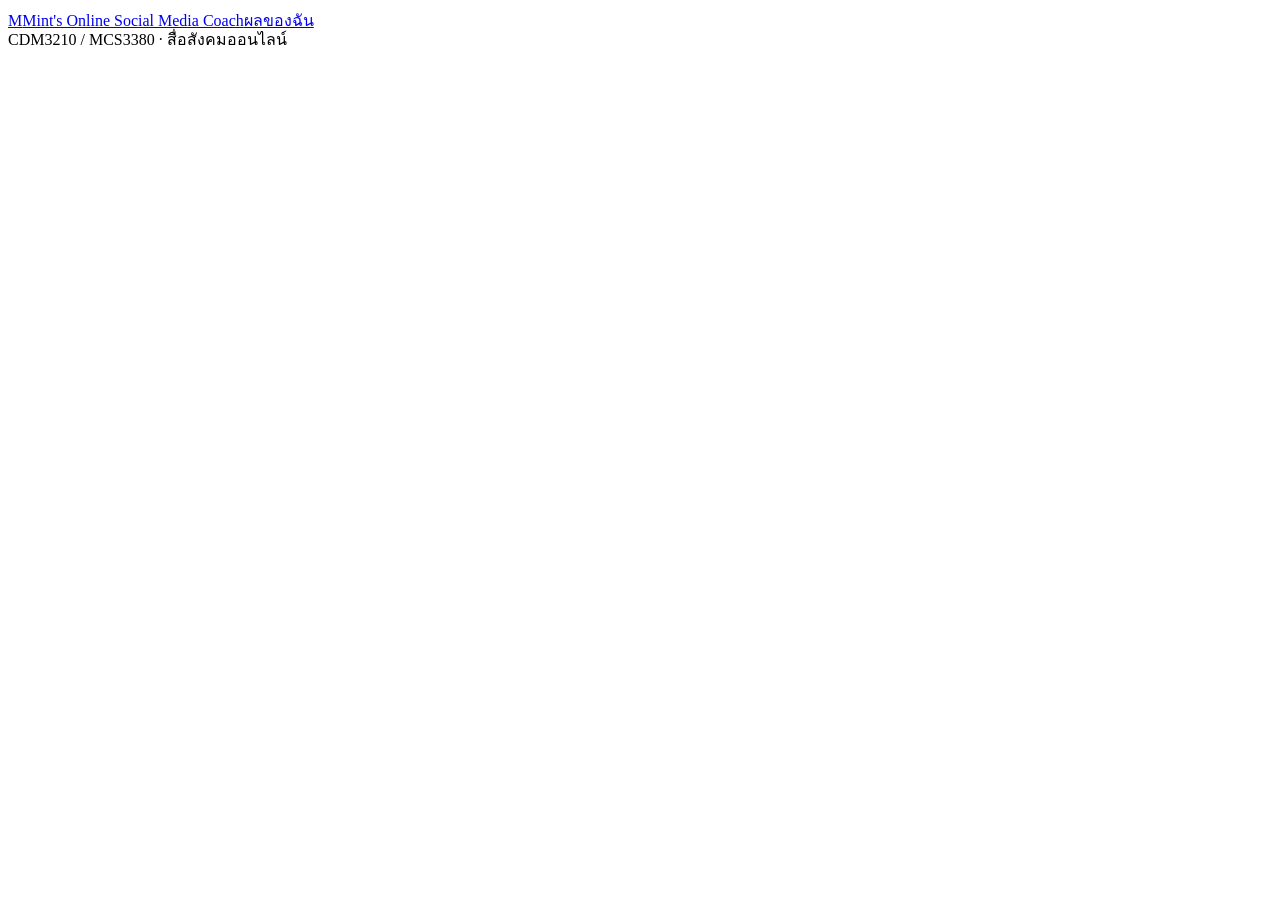
<file: source/app/index.html>
<!doctype html>
<html lang="th">
<head>
<meta charset="utf-8">
<meta name="viewport" content="width=device-width, initial-scale=1, viewport-fit=cover">
<title>Mint's Online Social Media Coach</title>
<meta name="description" content="ติวข้อสอบปรนัย CDM3210/MCS3380 สื่อสังคมออนไลน์ บทที่ 1–9 แบบ Interactive ไม่ต้องสมัคร">
<meta name="theme-color" content="#1f5fbf">
<link rel="preconnect" href="https://fonts.googleapis.com"><link rel="preconnect" href="https://fonts.gstatic.com" crossorigin>
<link href="https://fonts.googleapis.com/css2?family=IBM+Plex+Sans+Thai:wght@400;600;700&display=swap" rel="stylesheet">
<link rel="icon" href="data:image/svg+xml,%3Csvg xmlns='http://www.w3.org/2000/svg' viewBox='0 0 32 32'%3E%3Crect width='32' height='32' rx='8' fill='%231f5fbf'/%3E%3Ctext x='16' y='22' font-size='16' text-anchor='middle' fill='white' font-family='sans-serif' font-weight='700'%3EM%3C/text%3E%3C/svg%3E">
<style>/*CSS*/</style>
</head>
<body>
<header class="top"><div class="wrap"><a class="logo" href="#/"><span class="dot" aria-hidden="true">M</span><span class="t">Mint's Online Social Media Coach</span></a><span class="spacer"></span><a class="btn sm ghost" style="white-space:nowrap;flex:none" href="#/stats" aria-label="ผลรายบทและการตั้งค่า">ผลของฉัน</a></div>
<div class="wrap small muted" style="padding-top:0;padding-bottom:8px;margin-top:-6px">CDM3210 / MCS3380 · สื่อสังคมออนไลน์</div></header>
<main class="wrap" id="app" aria-live="polite"><noscript>กรุณาเปิด JavaScript เพื่อใช้งาน</noscript></main>
<nav class="navbar" id="navbar" aria-label="ปุ่มควบคุม" style="display:none"></nav>
<script>/*DATA*/</script>
<script>/*APP*/</script>
</body>
</html>
</file>
